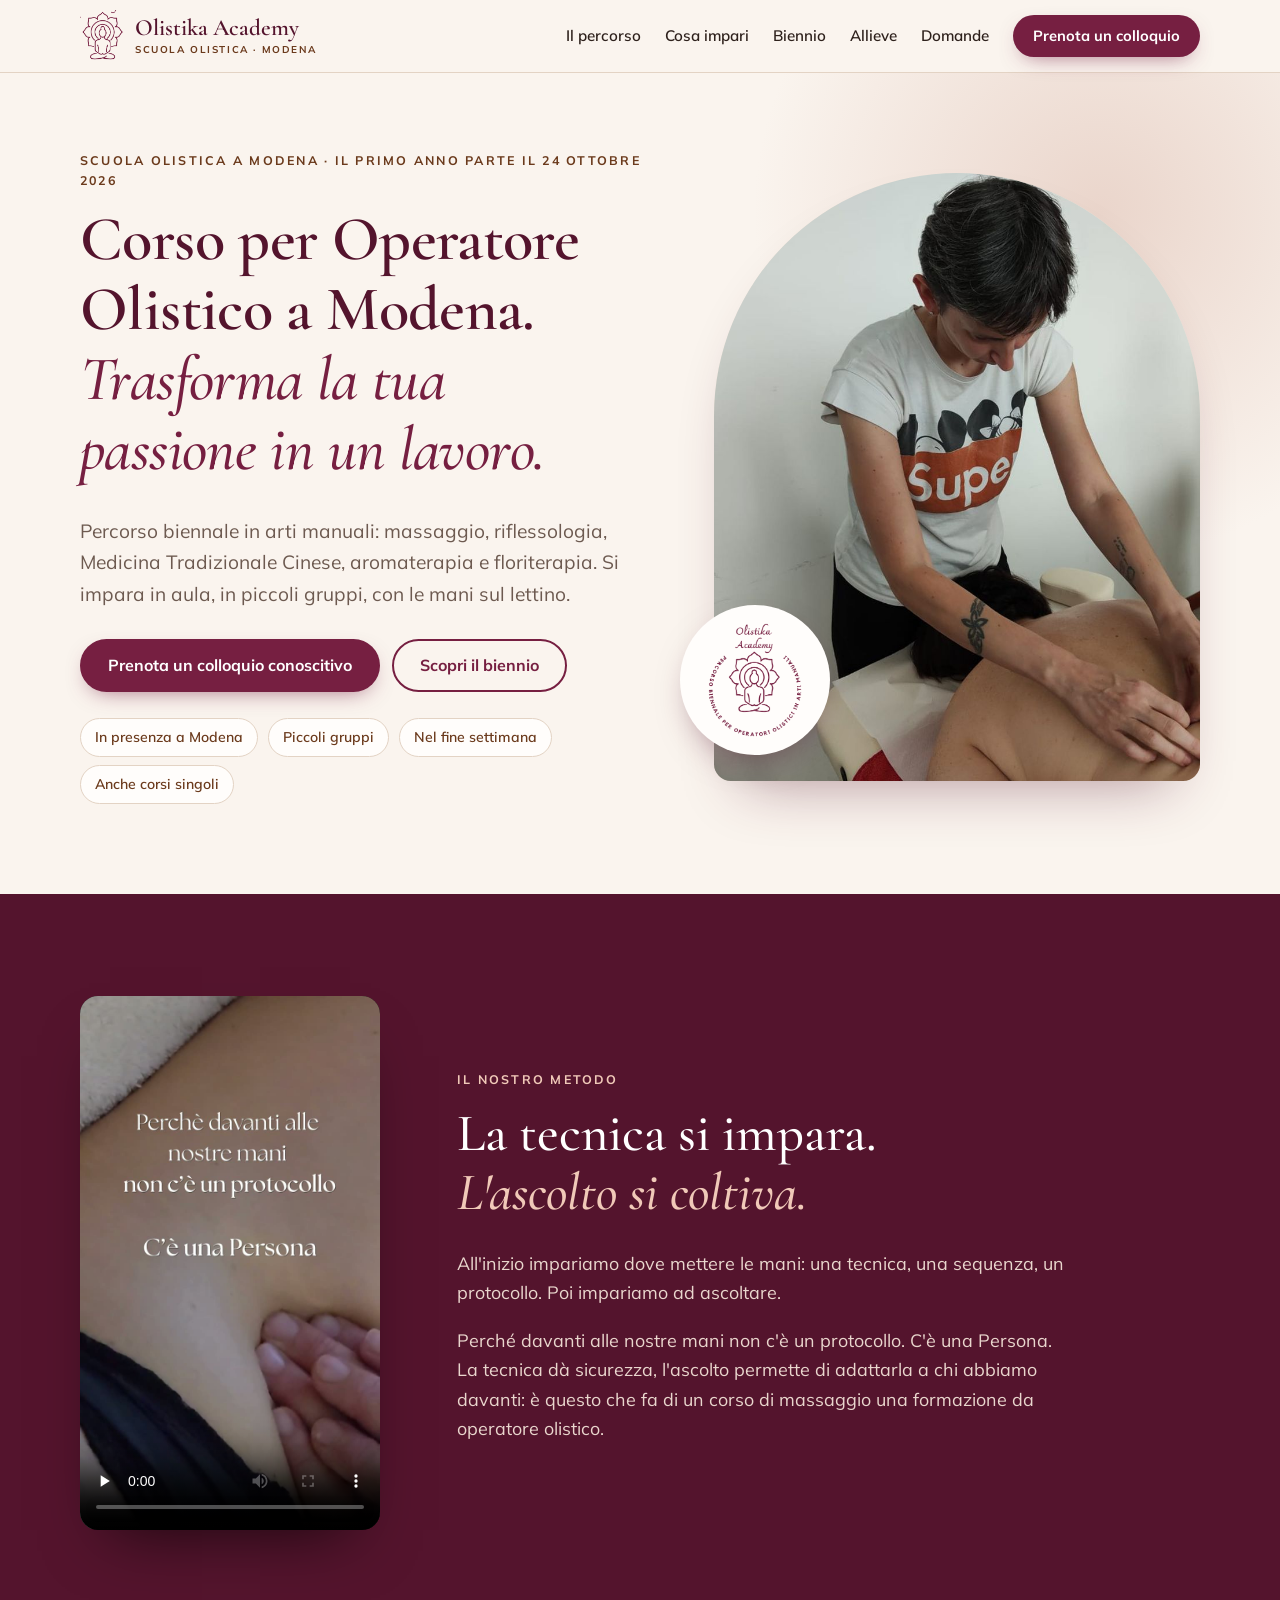
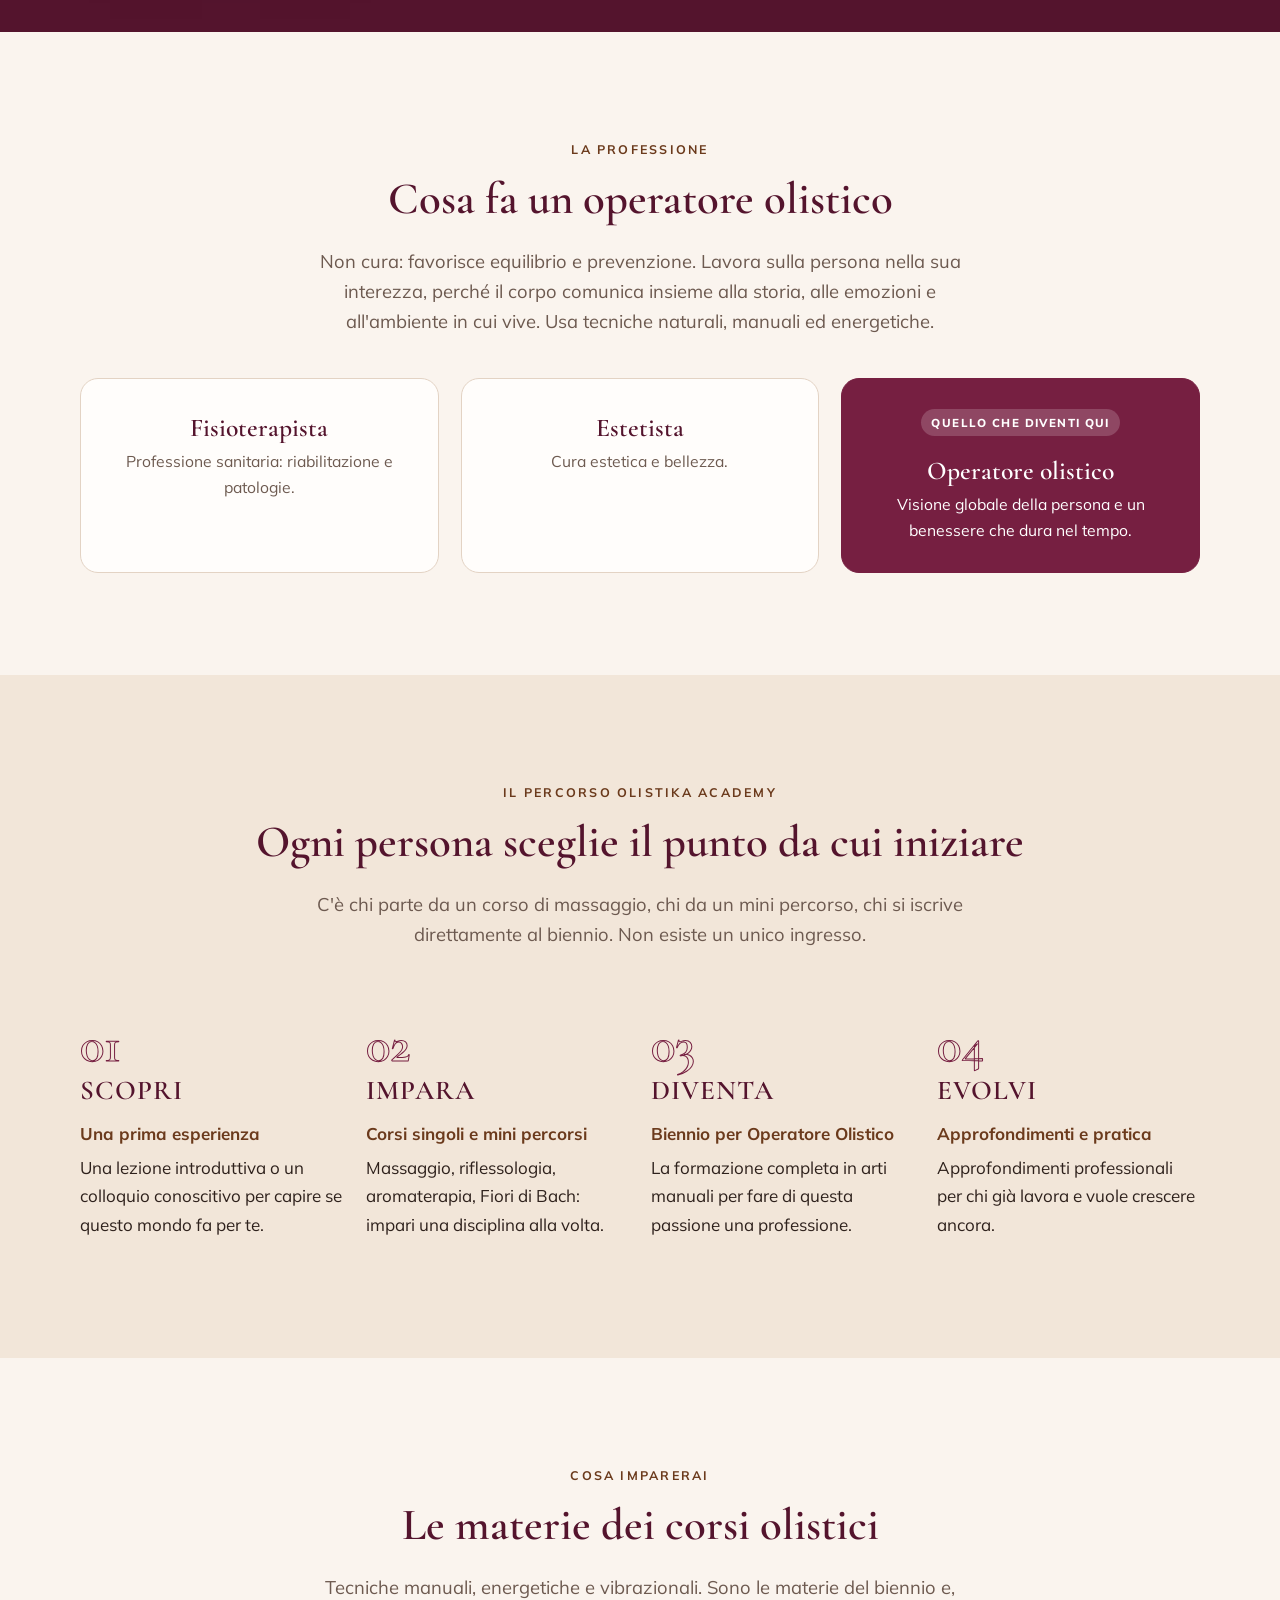
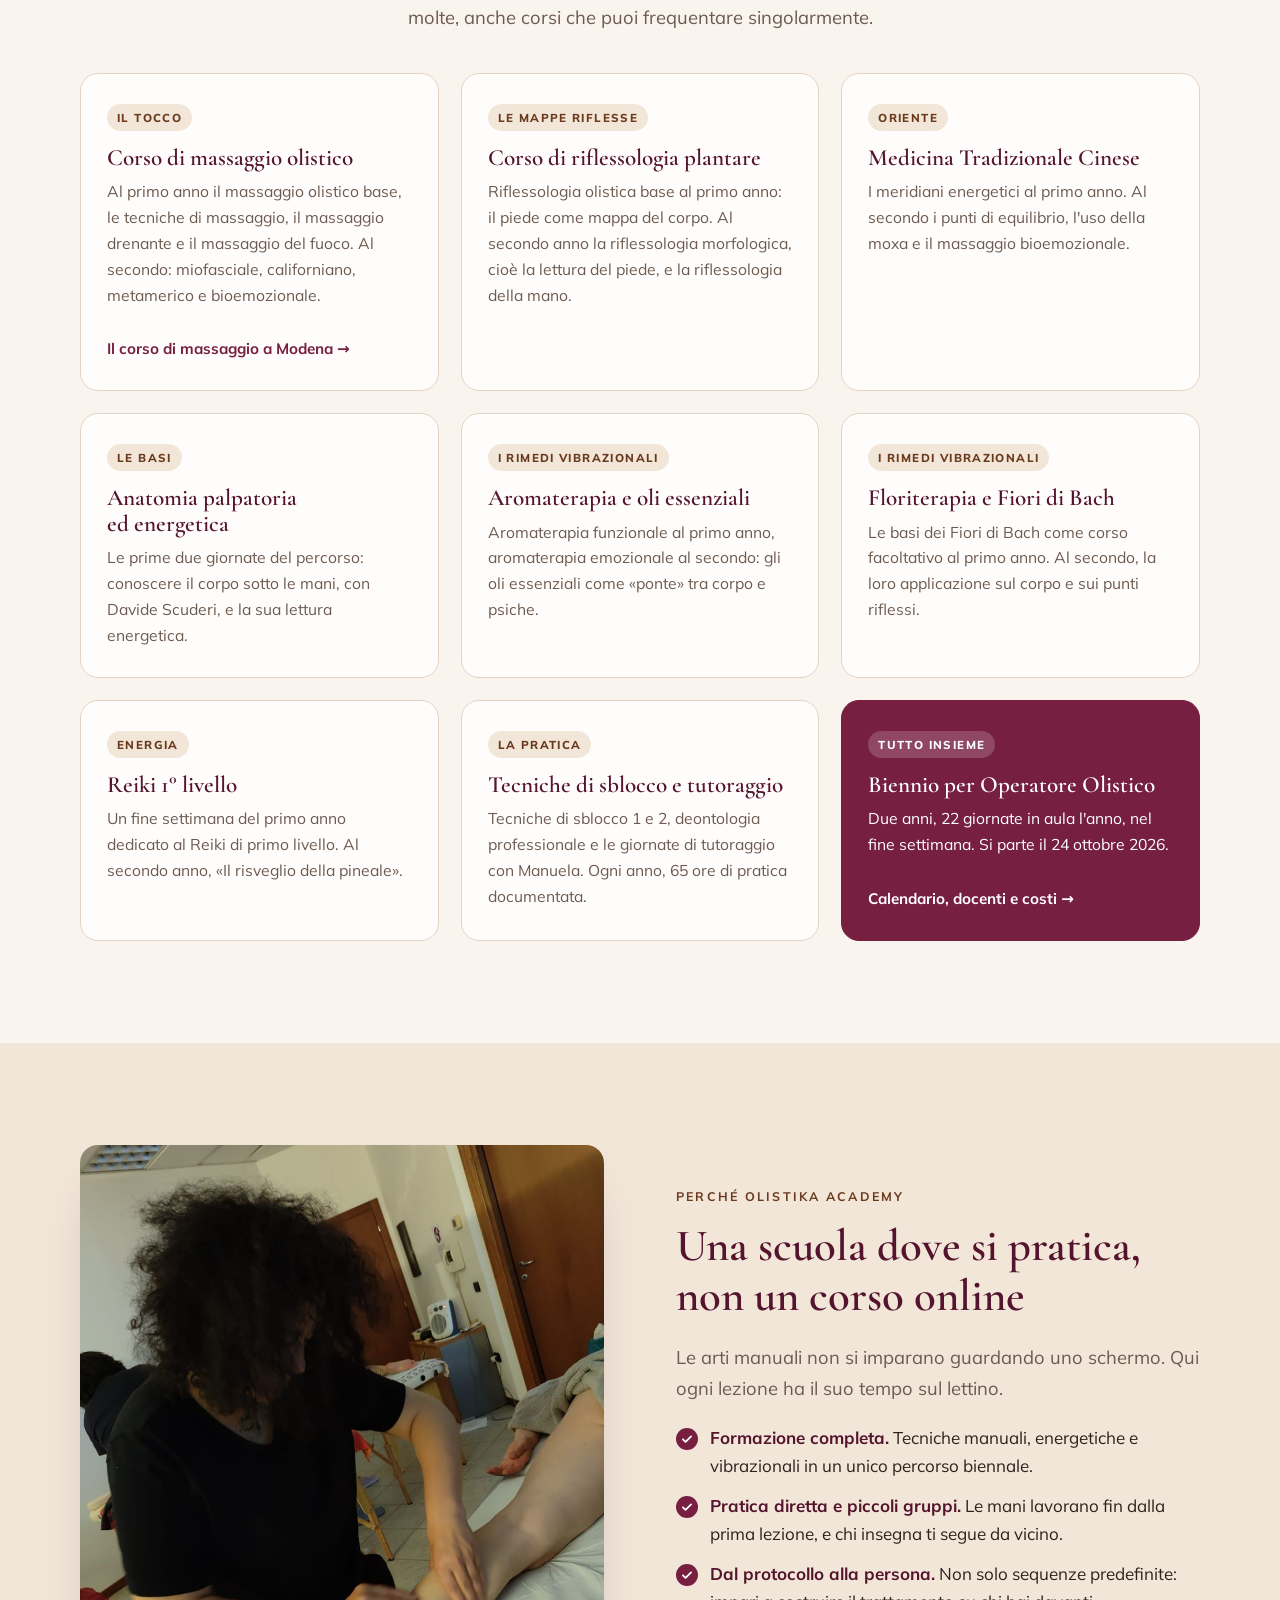
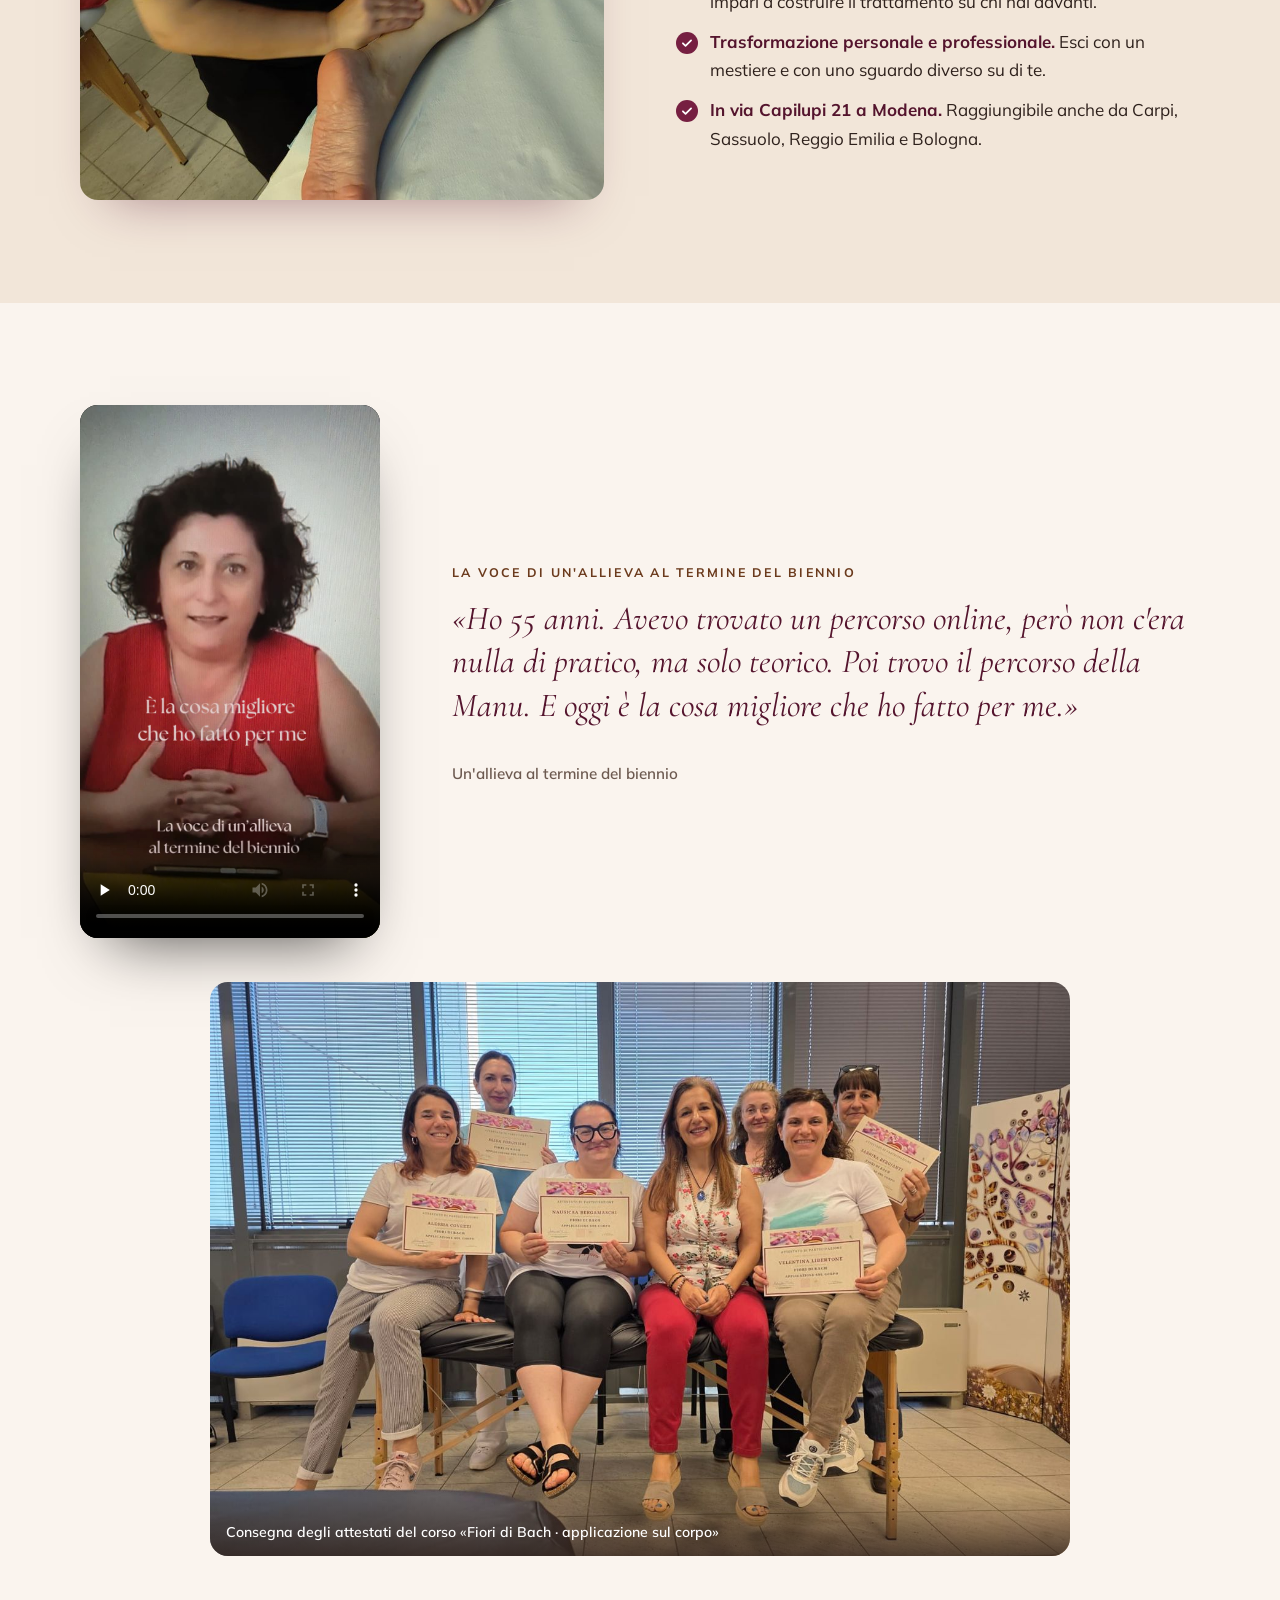
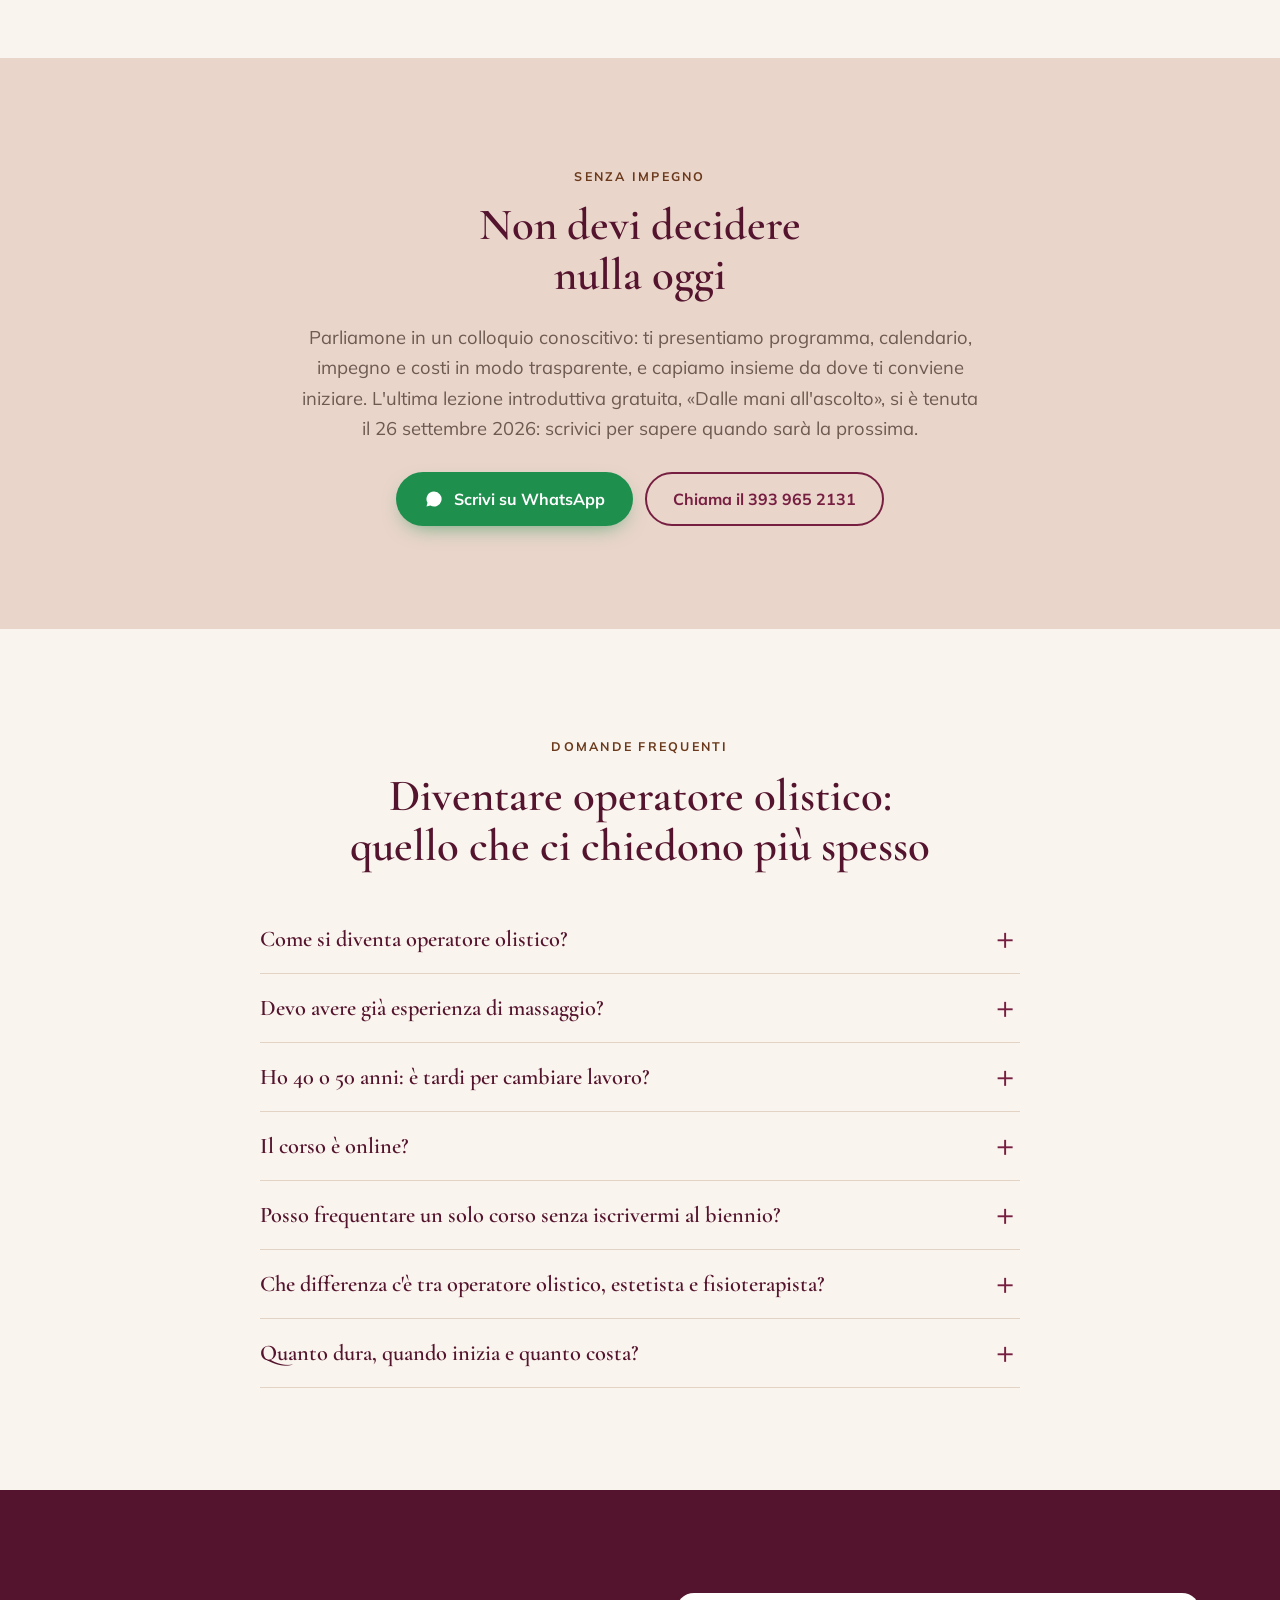
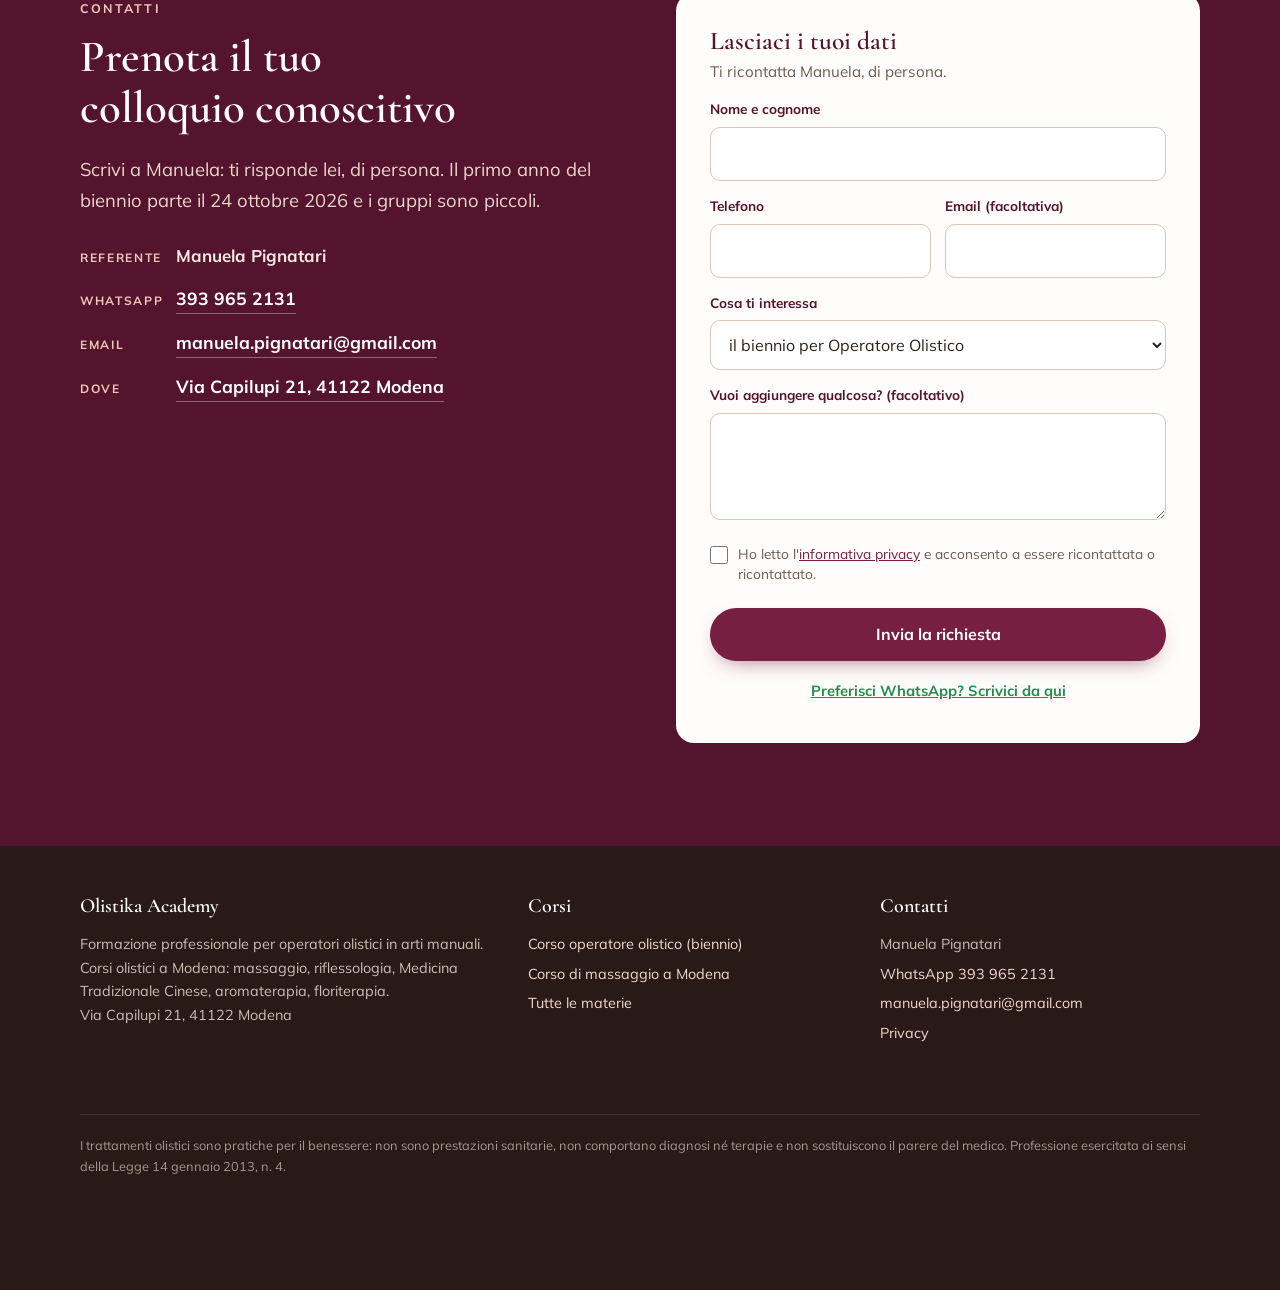
<file: index.html>
<!doctype html>
<html lang="it">
<head>
<meta charset="utf-8">
<meta name="viewport" content="width=device-width, initial-scale=1">
<title>Corso Operatore Olistico a Modena | Olistika Academy</title>
<meta name="description" content="Scuola olistica a Modena: percorso biennale per operatore olistico in arti manuali. Corsi di massaggio, riflessologia plantare, aromaterapia e Fiori di Bach. Il primo anno parte il 24 ottobre 2026.">
<meta property="og:type" content="website">
<meta property="og:locale" content="it_IT">
<meta property="og:title" content="Olistika Academy · Corso per Operatore Olistico a Modena">
<meta property="og:description" content="Trasforma la tua passione in un lavoro. Percorso biennale in arti manuali: massaggio, riflessologia, Medicina Tradizionale Cinese, aromaterapia, floriterapia.">
<meta property="og:image" content="img/og.jpg">
<link rel="icon" href="img/favicon.png">
<link rel="preload" href="fonts/CormorantGaramond-normal.woff2" as="font" type="font/woff2" crossorigin>
<link rel="stylesheet" href="css/style.css">
<script type="application/ld+json">
{
  "@context": "https://schema.org",
  "@type": "EducationalOrganization",
  "name": "Olistika Academy",
  "description": "Scuola olistica a Modena. Percorso biennale per operatori olistici in arti manuali, corsi singoli e mini percorsi di massaggio, riflessologia, aromaterapia e floriterapia.",
  "telephone": "+39 393 965 2131",
  "email": "manuela.pignatari@gmail.com",
  "address": { "@type": "PostalAddress", "streetAddress": "Via Capilupi 21", "postalCode": "41122", "addressLocality": "Modena", "addressRegion": "MO", "addressCountry": "IT" },
  "areaServed": ["Modena", "Reggio Emilia", "Bologna", "Carpi", "Sassuolo"],
  "founder": { "@type": "Person", "name": "Manuela Pignatari" }
}
</script>
<script type="application/ld+json">
{
  "@context": "https://schema.org",
  "@type": "FAQPage",
  "mainEntity": [
    { "@type": "Question", "name": "Come si diventa operatore olistico?",
      "acceptedAnswer": { "@type": "Answer", "text": "In Italia l'operatore olistico è una professione libera, disciplinata dalla Legge 4/2013: non esistono una laurea o un albo. Ci si forma in una scuola con un percorso strutturato di teoria e pratica. In Olistika Academy il percorso dura due anni e si svolge in aula a Modena." } },
    { "@type": "Question", "name": "Il corso per operatore olistico è online?",
      "acceptedAnswer": { "@type": "Answer", "text": "No. Le arti manuali si imparano con le mani: le lezioni si tengono in presenza a Modena, in piccoli gruppi, con pratica sul lettino." } },
    { "@type": "Question", "name": "Posso frequentare un solo corso senza iscrivermi al biennio?",
      "acceptedAnswer": { "@type": "Answer", "text": "Sì. Oltre al biennio per Operatore Olistico ci sono corsi singoli, mini percorsi e approfondimenti professionali." } }
  ]
}
</script>
</head>
<body>
<a class="skip" href="#contenuto">Vai al contenuto</a>

<header class="site-header">
  <div class="wrap">
    <a class="brand" href="index.html" aria-label="Olistika Academy, pagina iniziale">
      <img src="img/logo-mark.png" alt="" width="45" height="52">
      <span>Olistika Academy<small>Scuola olistica · Modena</small></span>
    </a>
    <button class="nav-toggle" aria-label="Apri il menu" aria-expanded="false">
      <svg viewBox="0 0 24 24" fill="none" stroke="currentColor" stroke-width="2" stroke-linecap="round"><path d="M4 7h16M4 12h16M4 17h16"/></svg>
    </button>
    <nav class="nav" aria-label="Menu principale">
      <a href="#percorso">Il percorso</a>
      <a href="#materie">Cosa impari</a>
      <a href="biennio-operatore-olistico.html">Biennio</a>
      <a href="#testimonianze">Allieve</a>
      <a href="#domande">Domande</a>
      <a class="btn btn-primary" href="#contatti">Prenota un colloquio</a>
    </nav>
  </div>
</header>

<main id="contenuto">

<section class="hero">
  <div class="wrap">
    <div>
      <span class="eyebrow">Scuola olistica a Modena · Il primo anno parte il 24 ottobre 2026</span>
      <h1>Corso per Operatore Olistico a Modena. <em>Trasforma la tua passione in un lavoro.</em></h1>
      <p class="hero-sub">Percorso biennale in arti manuali: massaggio, riflessologia, Medicina Tradizionale Cinese, aromaterapia e floriterapia. Si impara in aula, in piccoli gruppi, con le mani sul lettino.</p>
      <div class="btn-row">
        <a class="btn btn-primary" href="#contatti">Prenota un colloquio conoscitivo</a>
        <a class="btn btn-ghost" href="biennio-operatore-olistico.html">Scopri il biennio</a>
      </div>
      <ul class="chips">
        <li>In presenza a Modena</li>
        <li>Piccoli gruppi</li>
        <li>Nel fine settimana</li>
        <li>Anche corsi singoli</li>
      </ul>
    </div>
    <div class="hero-media">
      <div class="arch">
        <img src="img/lezione-massaggio-olistico.jpg" alt="Un'allieva pratica il massaggio sulla schiena durante una lezione in aula di Olistika Academy a Modena" width="1400" height="1050" fetchpriority="high">
      </div>
      <div class="seal"><img src="img/logo.png" alt="Olistika Academy: percorso biennale per operatori olistici in arti manuali" width="136" height="136"></div>
    </div>
  </div>
</section>

<section class="manifesto">
  <div class="wrap">
    <div class="reel">
      <video controls playsinline preload="none" poster="img/poster-manifesto.jpg" aria-label="Video: dalla tecnica all'ascolto">
        <source src="video/dalla-tecnica-all-ascolto.mp4" type="video/mp4">
      </video>
    </div>
    <div>
      <span class="eyebrow">Il nostro metodo</span>
      <h2>La tecnica si impara.<br><em>L'ascolto si coltiva.</em></h2>
      <p>All'inizio impariamo dove mettere le mani: una tecnica, una sequenza, un protocollo. Poi impariamo ad ascoltare.</p>
      <p>Perché davanti alle nostre mani non c'è un protocollo. C'è una Persona. La tecnica dà sicurezza, l'ascolto permette di adattarla a chi abbiamo davanti: è questo che fa di un corso di massaggio una formazione da operatore olistico.</p>
    </div>
  </div>
</section>

<section id="operatore-olistico">
  <div class="wrap center">
    <span class="eyebrow">La professione</span>
    <h2>Cosa fa un operatore olistico</h2>
    <p class="lead">Non cura: favorisce equilibrio e prevenzione. Lavora sulla persona nella sua interezza, perché il corpo comunica insieme alla storia, alle emozioni e all'ambiente in cui vive. Usa tecniche naturali, manuali ed energetiche.</p>
    <div class="grid g3 compare">
      <div class="card">
        <span class="who">Fisioterapista</span>
        <p>Professione sanitaria: riabilitazione e patologie.</p>
      </div>
      <div class="card">
        <span class="who">Estetista</span>
        <p>Cura estetica e bellezza.</p>
      </div>
      <div class="card hl">
        <span class="tag">Quello che diventi qui</span>
        <span class="who" style="color:#fff">Operatore olistico</span>
        <p>Visione globale della persona e un benessere che dura nel tempo.</p>
      </div>
    </div>
  </div>
</section>

<section id="percorso" class="alt">
  <div class="wrap">
    <div class="center">
      <span class="eyebrow">Il percorso Olistika Academy</span>
      <h2>Ogni persona sceglie il punto da cui iniziare</h2>
      <p class="lead">C'è chi parte da un corso di massaggio, chi da un mini percorso, chi si iscrive direttamente al biennio. Non esiste un unico ingresso.</p>
    </div>
    <div class="grid g4 steps">
      <div class="step">
        <span class="num">01</span>
        <h3>Scopri</h3>
        <p class="sub">Una prima esperienza</p>
        <p>Una lezione introduttiva o un colloquio conoscitivo per capire se questo mondo fa per te.</p>
      </div>
      <div class="step">
        <span class="num">02</span>
        <h3>Impara</h3>
        <p class="sub">Corsi singoli e mini percorsi</p>
        <p>Massaggio, riflessologia, aromaterapia, Fiori di Bach: impari una disciplina alla volta.</p>
      </div>
      <div class="step">
        <span class="num">03</span>
        <h3>Diventa</h3>
        <p class="sub">Biennio per Operatore Olistico</p>
        <p>La formazione completa in arti manuali per fare di questa passione una professione.</p>
      </div>
      <div class="step">
        <span class="num">04</span>
        <h3>Evolvi</h3>
        <p class="sub">Approfondimenti e pratica</p>
        <p>Approfondimenti professionali per chi già lavora e vuole crescere ancora.</p>
      </div>
    </div>
  </div>
</section>

<section id="materie">
  <div class="wrap">
    <div class="center">
      <span class="eyebrow">Cosa imparerai</span>
      <h2>Le materie dei corsi olistici</h2>
      <p class="lead">Tecniche manuali, energetiche e vibrazionali. Sono le materie del biennio e, molte, anche corsi che puoi frequentare singolarmente.</p>
    </div>
    <div class="grid g3">
      <article class="card">
        <span class="tag">Il tocco</span>
        <h3>Corso di massaggio olistico</h3>
        <p>Al primo anno il massaggio olistico base, le tecniche di massaggio, il massaggio drenante e il massaggio del fuoco. Al secondo: miofasciale, californiano, metamerico e bioemozionale.</p>
        <a class="more" href="corso-massaggio-modena.html">Il corso di massaggio a Modena →</a>
      </article>
      <article class="card">
        <span class="tag">Le mappe riflesse</span>
        <h3>Corso di riflessologia plantare</h3>
        <p>Riflessologia olistica base al primo anno: il piede come mappa del corpo. Al secondo anno la riflessologia morfologica, cioè la lettura del piede, e la riflessologia della mano.</p>
      </article>
      <article class="card">
        <span class="tag">Oriente</span>
        <h3>Medicina Tradizionale Cinese</h3>
        <p>I meridiani energetici al primo anno. Al secondo i punti di equilibrio, l'uso della moxa e il massaggio bioemozionale.</p>
      </article>
      <article class="card">
        <span class="tag">Le basi</span>
        <h3>Anatomia palpatoria ed energetica</h3>
        <p>Le prime due giornate del percorso: conoscere il corpo sotto le mani, con Davide Scuderi, e la sua lettura energetica.</p>
      </article>
      <article class="card">
        <span class="tag">I rimedi vibrazionali</span>
        <h3>Aromaterapia e oli essenziali</h3>
        <p>Aromaterapia funzionale al primo anno, aromaterapia emozionale al secondo: gli oli essenziali come «ponte» tra corpo e psiche.</p>
      </article>
      <article class="card">
        <span class="tag">I rimedi vibrazionali</span>
        <h3>Floriterapia e Fiori di Bach</h3>
        <p>Le basi dei Fiori di Bach come corso facoltativo al primo anno. Al secondo, la loro applicazione sul corpo e sui punti riflessi.</p>
      </article>
      <article class="card">
        <span class="tag">Energia</span>
        <h3>Reiki 1° livello</h3>
        <p>Un fine settimana del primo anno dedicato al Reiki di primo livello. Al secondo anno, «Il risveglio della pineale».</p>
      </article>
      <article class="card">
        <span class="tag">La pratica</span>
        <h3>Tecniche di sblocco e tutoraggio</h3>
        <p>Tecniche di sblocco 1 e 2, deontologia professionale e le giornate di tutoraggio con Manuela. Ogni anno, 65 ore di pratica documentata.</p>
      </article>
      <article class="card hl">
        <span class="tag">Tutto insieme</span>
        <h3>Biennio per Operatore Olistico</h3>
        <p>Due anni, 22 giornate in aula l'anno, nel fine settimana. Si parte il 24 ottobre 2026.</p>
        <a class="more" style="color:#fff" href="biennio-operatore-olistico.html">Calendario, docenti e costi →</a>
      </article>
    </div>
  </div>
</section>

<section class="alt">
  <div class="wrap split">
    <div class="photo tall">
      <img src="img/pratica-massaggio-gambe.jpg" alt="Pratica di massaggio alle gambe sul lettino durante un corso di Olistika Academy" width="1000" height="1333" loading="lazy">
    </div>
    <div>
      <span class="eyebrow">Perché Olistika Academy</span>
      <h2>Una scuola dove si pratica, non un corso online</h2>
      <p class="lead">Le arti manuali non si imparano guardando uno schermo. Qui ogni lezione ha il suo tempo sul lettino.</p>
      <ul class="checks">
        <li><strong>Formazione completa.</strong> Tecniche manuali, energetiche e vibrazionali in un unico percorso biennale.</li>
        <li><strong>Pratica diretta e piccoli gruppi.</strong> Le mani lavorano fin dalla prima lezione, e chi insegna ti segue da vicino.</li>
        <li><strong>Dal protocollo alla persona.</strong> Non solo sequenze predefinite: impari a costruire il trattamento su chi hai davanti.</li>
        <li><strong>Trasformazione personale e professionale.</strong> Esci con un mestiere e con uno sguardo diverso su di te.</li>
        <li><strong>In via Capilupi 21 a Modena.</strong> Raggiungibile anche da Carpi, Sassuolo, Reggio Emilia e Bologna.</li>
      </ul>
    </div>
  </div>
</section>

<section id="testimonianze">
  <div class="wrap">
    <div class="testi">
      <div class="reel">
        <video controls playsinline preload="none" poster="img/poster-testimonianza.jpg" aria-label="Video: la voce di un'allieva al termine del biennio">
          <source src="video/testimonianza-allieva-biennio.mp4" type="video/mp4">
        </video>
      </div>
      <div>
        <span class="eyebrow">La voce di un'allieva al termine del biennio</span>
        <blockquote>
          <p>«Ho 55 anni. Avevo trovato un percorso online, però non c'era nulla di pratico, ma solo teorico. Poi trovo il percorso della Manu. E oggi è la cosa migliore che ho fatto per me.»</p>
          <footer>Un'allieva al termine del biennio</footer>
        </blockquote>
      </div>
    </div>
    <div class="gallery">
      <figure>
        <img src="img/allieve-attestati-fiori-di-bach.jpg" alt="Allieve di Olistika Academy con l'attestato del corso Fiori di Bach, applicazione sul corpo" width="1400" height="1050" loading="lazy">
        <figcaption>Consegna degli attestati del corso «Fiori di Bach · applicazione sul corpo»</figcaption>
      </figure>
    </div>
  </div>
</section>

<section class="cta-band">
  <div class="wrap">
    <span class="eyebrow">Senza impegno</span>
    <h2>Non devi decidere nulla oggi</h2>
    <p class="lead" style="margin-inline:auto">Parliamone in un colloquio conoscitivo: ti presentiamo programma, calendario, impegno e costi in modo trasparente, e capiamo insieme da dove ti conviene iniziare. L'ultima lezione introduttiva gratuita, «Dalle mani all'ascolto», si è tenuta il 26 settembre 2026: scrivici per sapere quando sarà la prossima.</p>
    <div class="btn-row" style="justify-content:center">
      <a class="btn btn-wa" data-track="contatto_whatsapp" href="https://wa.me/393939652131?text=Ciao%20Manuela%2C%20vorrei%20fissare%20un%20colloquio%20conoscitivo%20per%20il%20percorso%20Operatore%20Olistico." target="_blank" rel="noopener">
        <svg viewBox="0 0 24 24" fill="currentColor" aria-hidden="true"><path d="M12 3a9 9 0 0 0-7.8 13.5L3 21l4.6-1.2A9 9 0 1 0 12 3z"/></svg>
        Scrivi su WhatsApp
      </a>
      <a class="btn btn-ghost" data-track="contatto_telefono" href="tel:+393939652131">Chiama il 393 965 2131</a>
    </div>
  </div>
</section>

<section id="domande">
  <div class="narrow center">
    <span class="eyebrow">Domande frequenti</span>
    <h2>Diventare operatore olistico: quello che ci chiedono più spesso</h2>
    <div class="faq">
      <details>
        <summary>Come si diventa operatore olistico?</summary>
        <div><p>In Italia l'operatore olistico è una professione libera, disciplinata dalla Legge 4/2013: non esistono una laurea o un albo. Ci si forma in una scuola, con un percorso strutturato di teoria e pratica. In Olistika Academy il percorso dura due anni e si svolge in aula, a Modena.</p></div>
      </details>
      <details>
        <summary>Devo avere già esperienza di massaggio?</summary>
        <div><p>No. All'inizio impariamo dove mettere le mani: una tecnica, una sequenza, un protocollo. Nel colloquio conoscitivo vediamo insieme qual è il punto giusto da cui partire per te.</p></div>
      </details>
      <details>
        <summary>Ho 40 o 50 anni: è tardi per cambiare lavoro?</summary>
        <div><p>No. Una nostra allieva ha concluso il biennio a 55 anni e lo racconta così: «è la cosa migliore che ho fatto per me». Trovi il suo video in questa pagina.</p></div>
      </details>
      <details>
        <summary>Il corso è online?</summary>
        <div><p>No. Le arti manuali si imparano con le mani: le lezioni sono in presenza, in via Capilupi 21 a Modena, in piccoli gruppi, con pratica sul lettino.</p></div>
      </details>
      <details>
        <summary>Posso frequentare un solo corso senza iscrivermi al biennio?</summary>
        <div><p>Sì. Oltre al biennio per Operatore Olistico ci sono corsi singoli, mini percorsi e approfondimenti professionali. Qualcuno sceglie un corso, qualcuno un mini percorso, qualcuno il biennio.</p></div>
      </details>
      <details>
        <summary>Che differenza c'è tra operatore olistico, estetista e fisioterapista?</summary>
        <div><p>Il fisioterapista è un professionista sanitario e si occupa di riabilitazione e patologie. L'estetista si occupa di cura estetica e bellezza. L'operatore olistico non cura e non fa diagnosi: lavora sul benessere della persona nella sua interezza, con tecniche naturali, manuali ed energetiche.</p></div>
      </details>
      <details>
        <summary>Quanto dura, quando inizia e quanto costa?</summary>
        <div><p>Il biennio per Operatore Olistico dura due anni: 22 giornate in aula l'anno, nel fine settimana. Il primo anno parte sabato 24 ottobre 2026. Costa 2.800 € + IVA l'anno, di solito 300 € + IVA all'iscrizione e 10 rate mensili da 250 € + IVA. <a href="biennio-operatore-olistico.html">Vedi calendario e programma</a>.</p></div>
      </details>
    </div>
  </div>
</section>

<section id="contatti" class="contact">
  <div class="wrap split">
    <div>
      <span class="eyebrow">Contatti</span>
      <h2>Prenota il tuo colloquio conoscitivo</h2>
      <p class="lead">Scrivi a Manuela: ti risponde lei, di persona. Il primo anno del biennio parte il 24 ottobre 2026 e i gruppi sono piccoli.</p>
      <ul class="contact-list">
        <li><span>Referente</span> <strong>Manuela Pignatari</strong></li>
        <li><span>WhatsApp</span> <a data-track="contatto_whatsapp" href="https://wa.me/393939652131?text=Ciao%20Manuela%2C%20vorrei%20informazioni%20sui%20corsi%20di%20Olistika%20Academy." target="_blank" rel="noopener">393 965 2131</a></li>
        <li><span>Email</span> <a data-track="contatto_email" href="mailto:manuela.pignatari@gmail.com?subject=Informazioni%20Olistika%20Academy">manuela.pignatari@gmail.com</a></li>
        <li><span>Dove</span> <a href="https://www.google.com/maps/search/?api=1&amp;query=Via+Capilupi+21+41122+Modena" target="_blank" rel="noopener">Via Capilupi 21, 41122 Modena</a></li>
      </ul>
    </div>
    <form class="form" id="modulo-contatto">
      <h3>Lasciaci i tuoi dati</h3>
      <p class="form-sub">Ti ricontatta Manuela, di persona.</p>
      <div class="campi">
        <label for="nome">Nome e cognome</label>
        <input id="nome" name="nome" type="text" autocomplete="name" required>
        <div class="row2">
          <div>
            <label for="telefono">Telefono</label>
            <input id="telefono" name="telefono" type="tel" autocomplete="tel" inputmode="tel" required>
          </div>
          <div>
            <label for="email">Email (facoltativa)</label>
            <input id="email" name="email" type="email" autocomplete="email">
          </div>
        </div>
        <label for="interesse">Cosa ti interessa</label>
        <select id="interesse" name="interesse">
        <option>il biennio per Operatore Olistico</option>
        <option>il corso di massaggio</option>
        <option>il corso di riflessologia plantare</option>
        <option>aromaterapia e Fiori di Bach</option>
        <option>la prossima lezione introduttiva gratuita</option>
        <option>non lo so ancora, vorrei un consiglio</option>
      </select>
        <label for="messaggio">Vuoi aggiungere qualcosa? (facoltativo)</label>
        <textarea id="messaggio" name="messaggio" rows="3"></textarea>
        <input class="hp" type="text" name="sito_web" tabindex="-1" autocomplete="off" aria-hidden="true">
        <label class="consenso"><input type="checkbox" name="consenso" required> <span>Ho letto l'<a href="privacy.html">informativa privacy</a> e acconsento a essere ricontattata o ricontattato.</span></label>
        <button class="btn btn-primary" type="submit">Invia la richiesta</button>
        <button class="btn-link via-wa" type="button">Preferisci WhatsApp? Scrivici da qui</button>
      </div>
      <p class="form-esito" role="status" hidden></p>
    </form>
  </div>
</section>

</main>

<footer class="site-footer">
  <div class="wrap">
    <div>
      <h4>Olistika Academy</h4>
      <p>Formazione professionale per operatori olistici in arti manuali. Corsi olistici a Modena: massaggio, riflessologia, Medicina Tradizionale Cinese, aromaterapia, floriterapia.<br>Via Capilupi 21, 41122 Modena</p>
    </div>
    <div>
      <h4>Corsi</h4>
      <ul>
        <li><a href="biennio-operatore-olistico.html">Corso operatore olistico (biennio)</a></li>
        <li><a href="corso-massaggio-modena.html">Corso di massaggio a Modena</a></li>
        <li><a href="index.html#materie">Tutte le materie</a></li>
      </ul>
    </div>
    <div>
      <h4>Contatti</h4>
      <ul>
        <li>Manuela Pignatari</li>
        <li><a href="https://wa.me/393939652131" data-track="contatto_whatsapp" target="_blank" rel="noopener">WhatsApp 393 965 2131</a></li>
        <li><a href="mailto:manuela.pignatari@gmail.com" data-track="contatto_email">manuela.pignatari@gmail.com</a></li>
        <li><a href="privacy.html">Privacy</a></li>
      </ul>
    </div>
    <p class="legal">I trattamenti olistici sono pratiche per il benessere: non sono prestazioni sanitarie, non comportano diagnosi né terapie e non sostituiscono il parere del medico. Professione esercitata ai sensi della Legge 14 gennaio 2013, n. 4.</p>
  </div>
</footer>

<div class="sticky-cta">
  <a class="btn btn-wa" data-track="contatto_whatsapp" href="https://wa.me/393939652131?text=Ciao%20Manuela%2C%20vorrei%20informazioni%20sui%20corsi%20di%20Olistika%20Academy." target="_blank" rel="noopener">WhatsApp</a>
  <a class="btn btn-primary" href="#contatti">Prenota un colloquio</a>
</div>

<script src="js/main.js" defer></script>
</body>
</html>
</file>
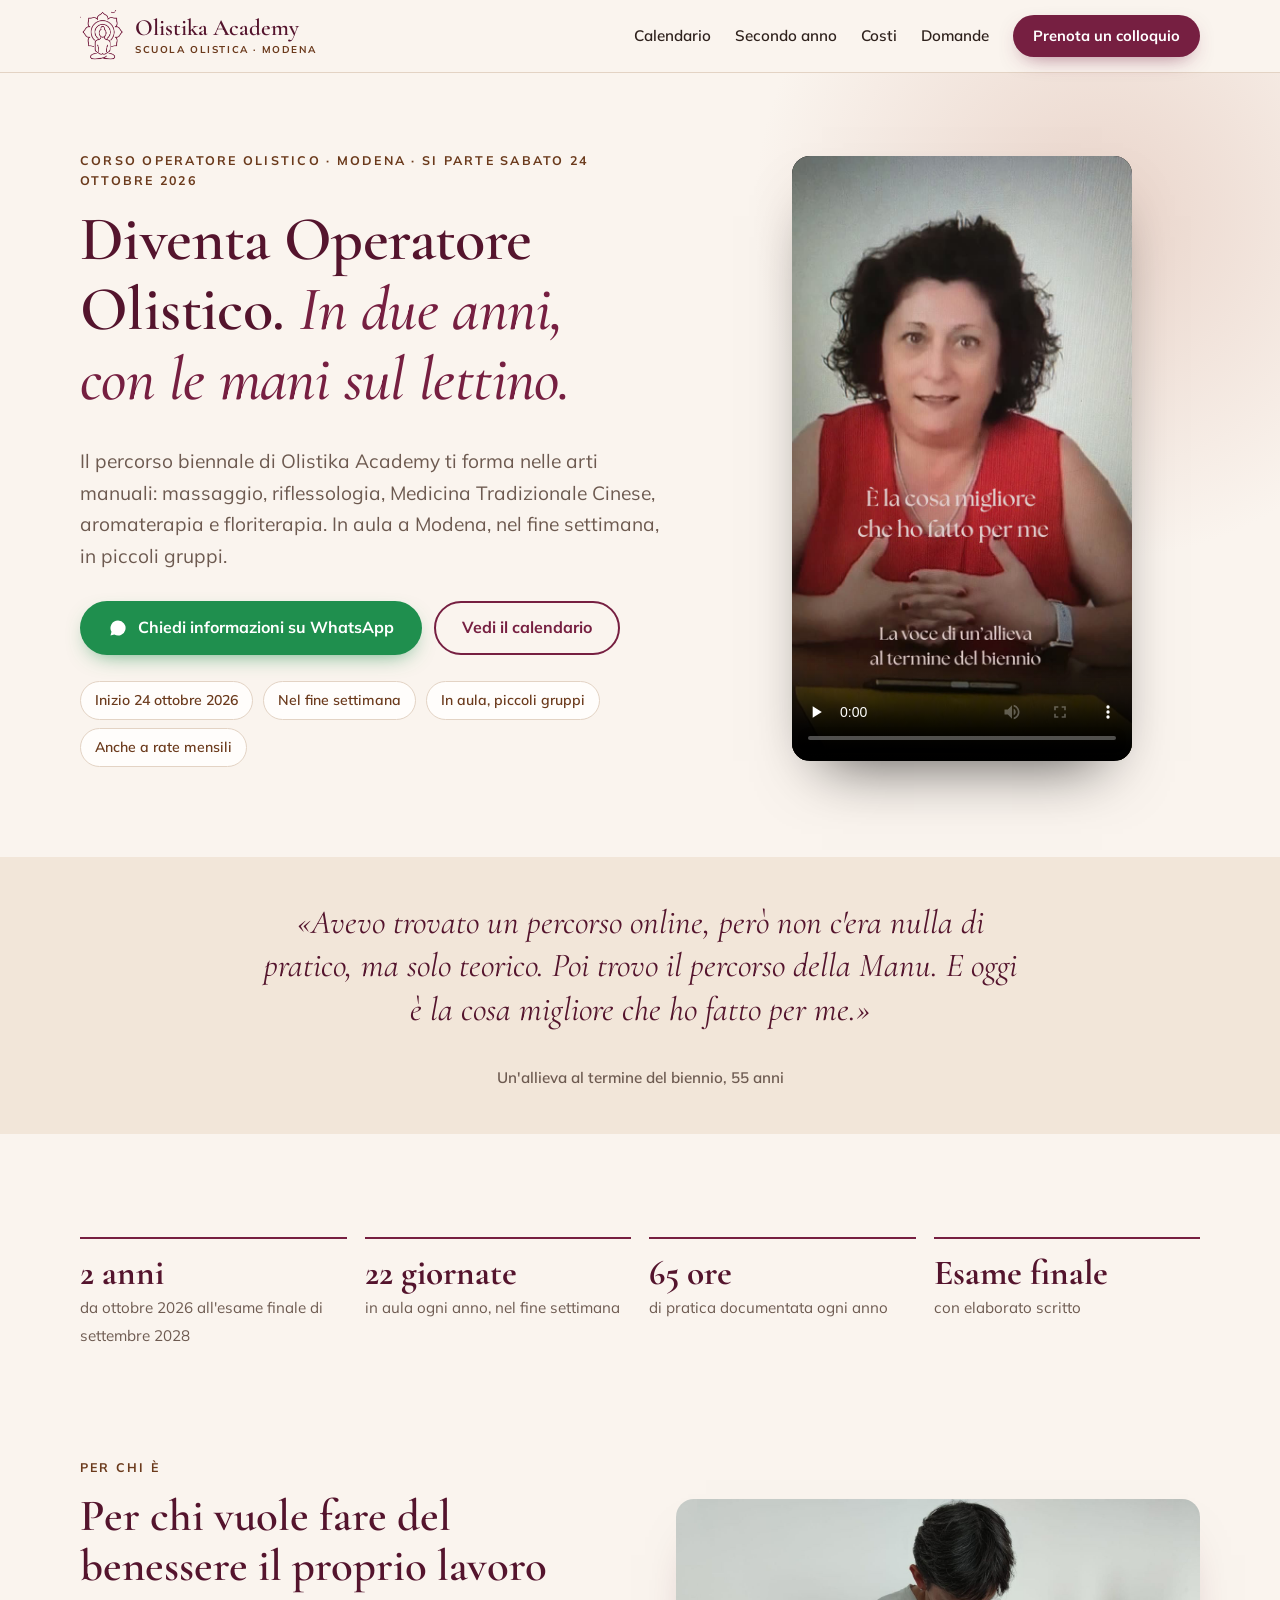
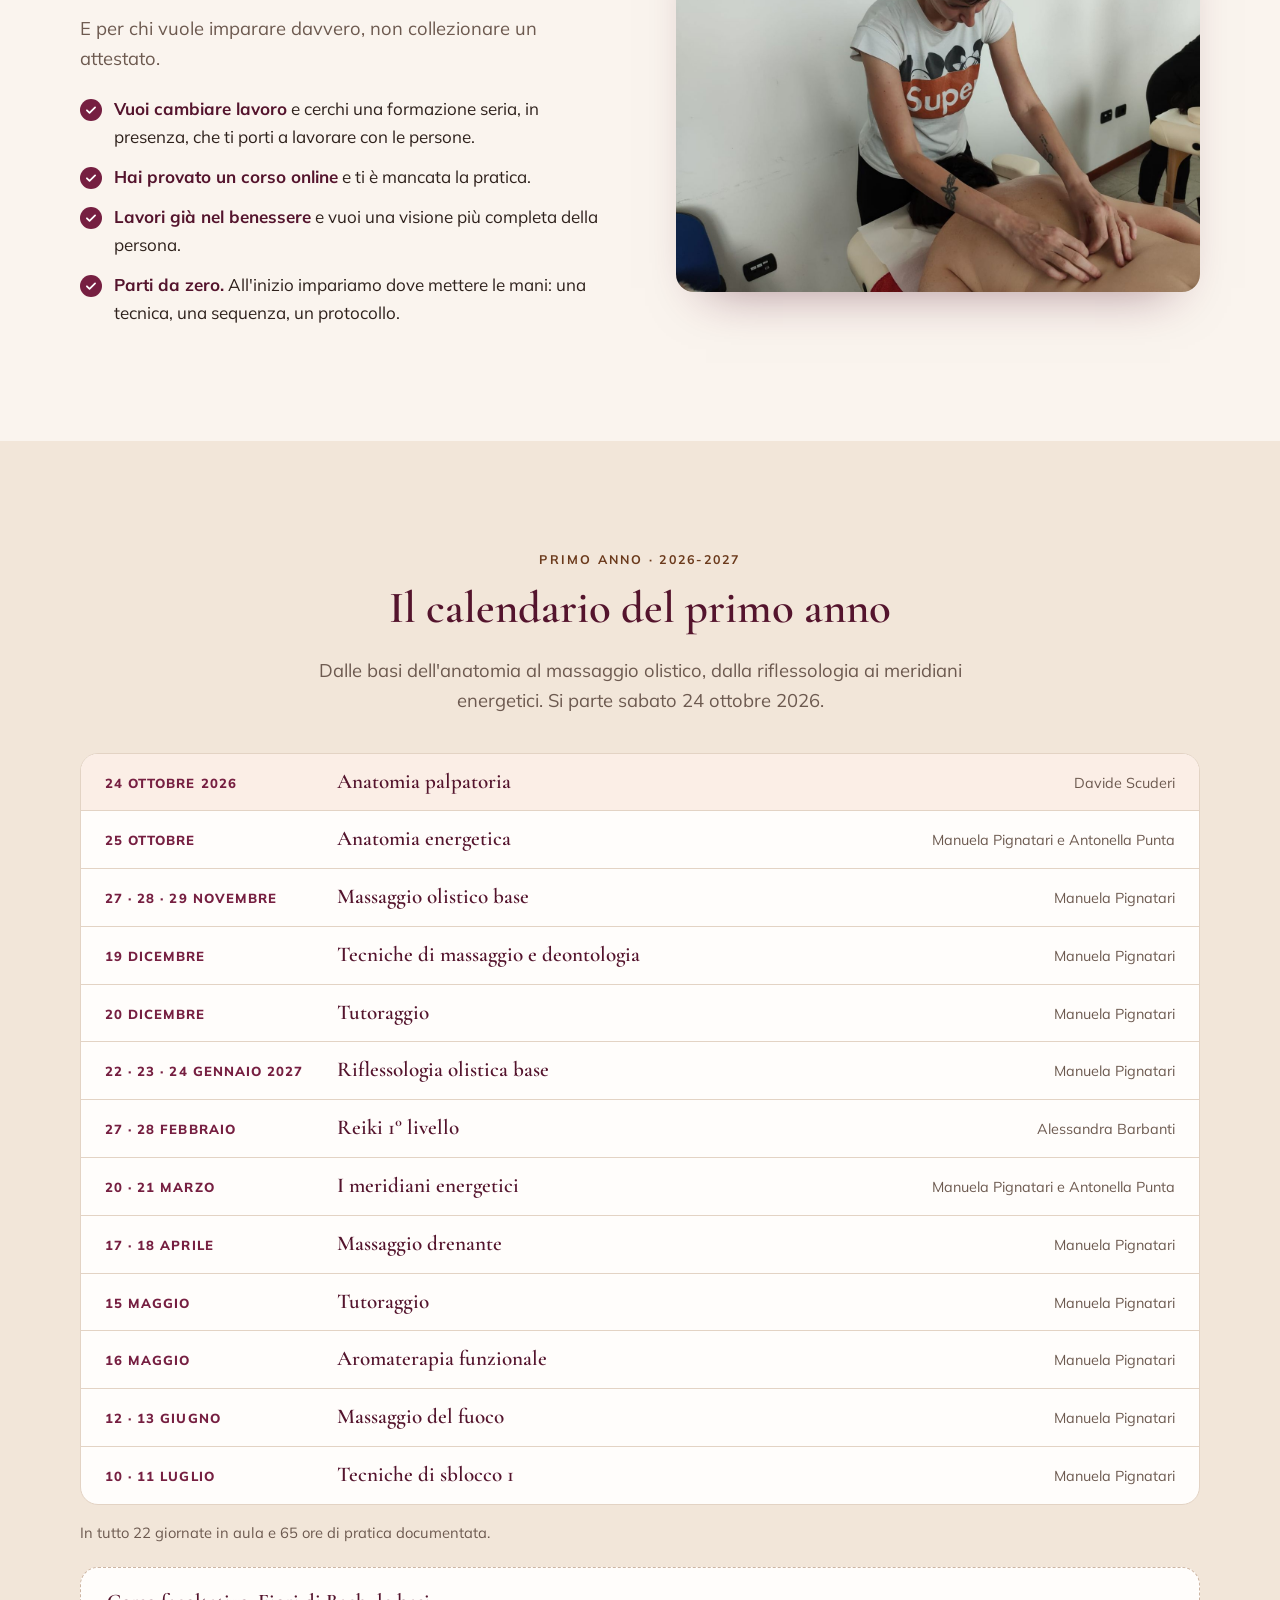
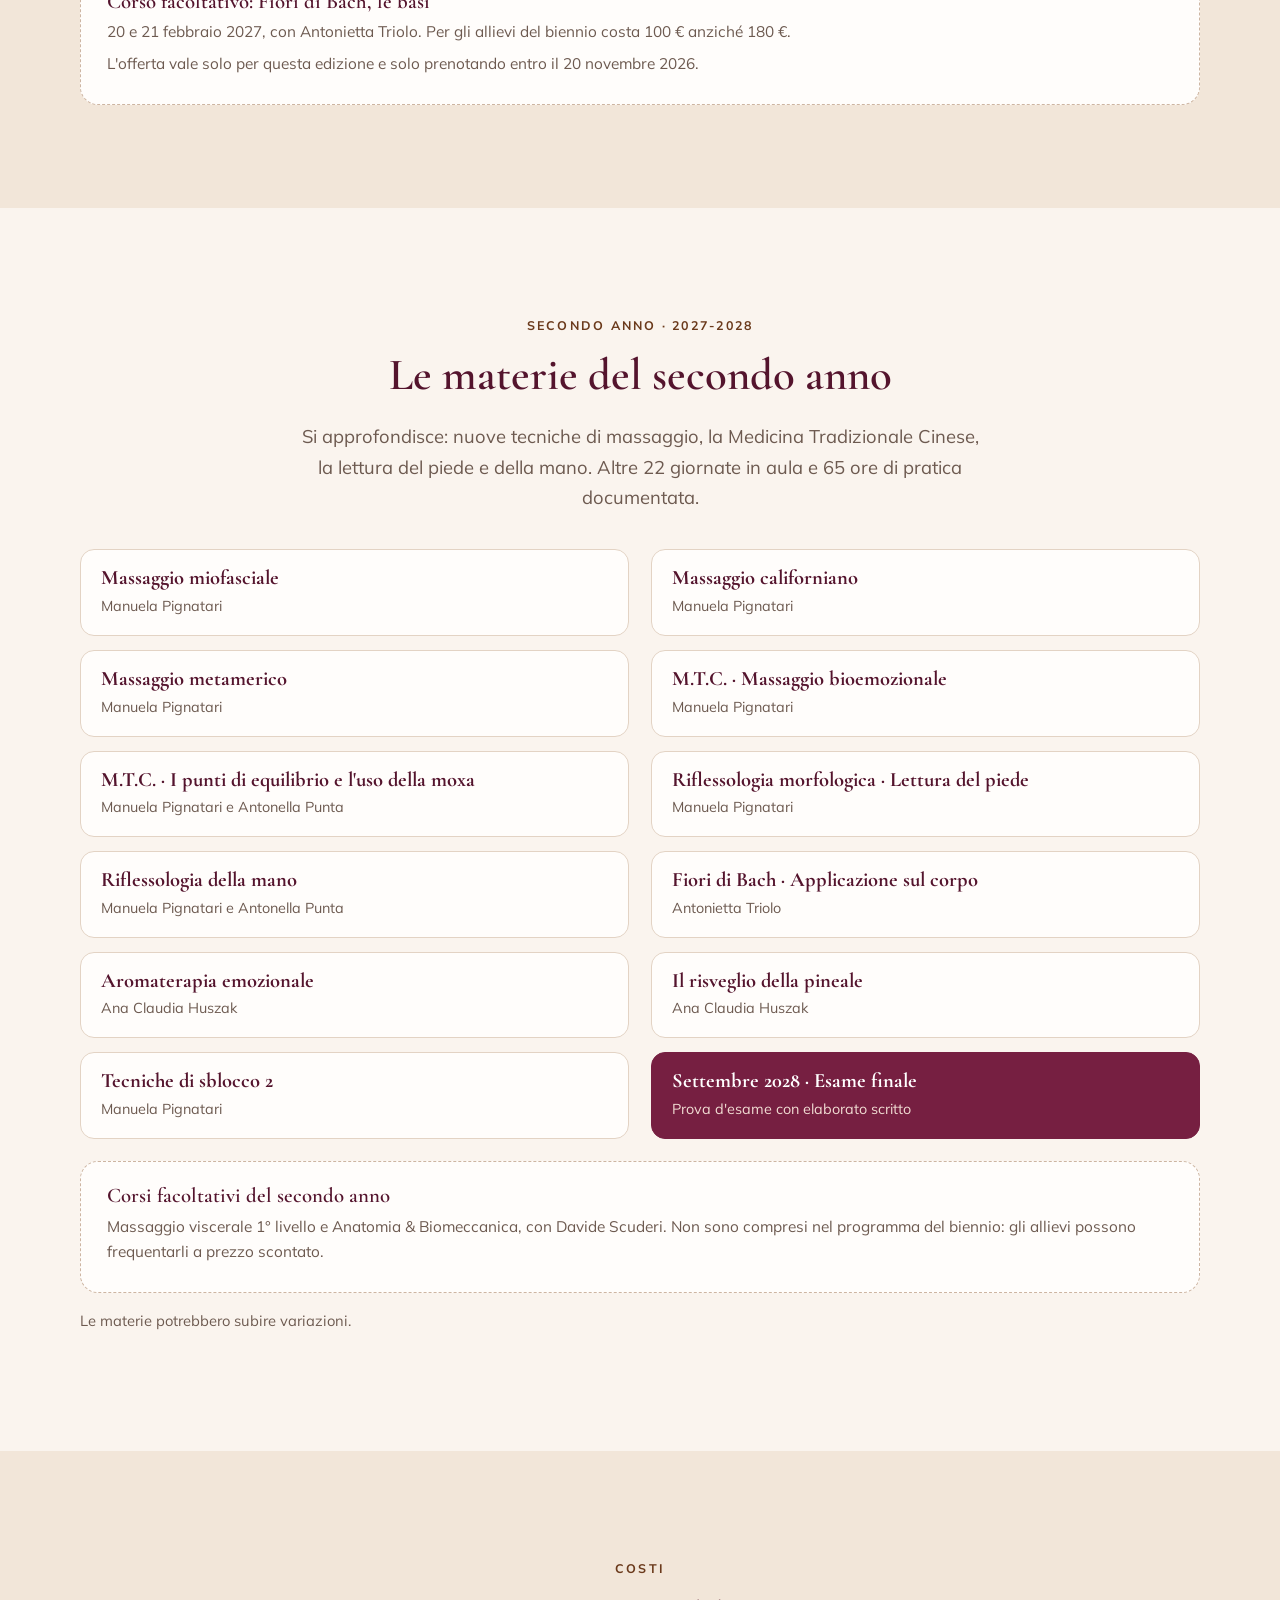
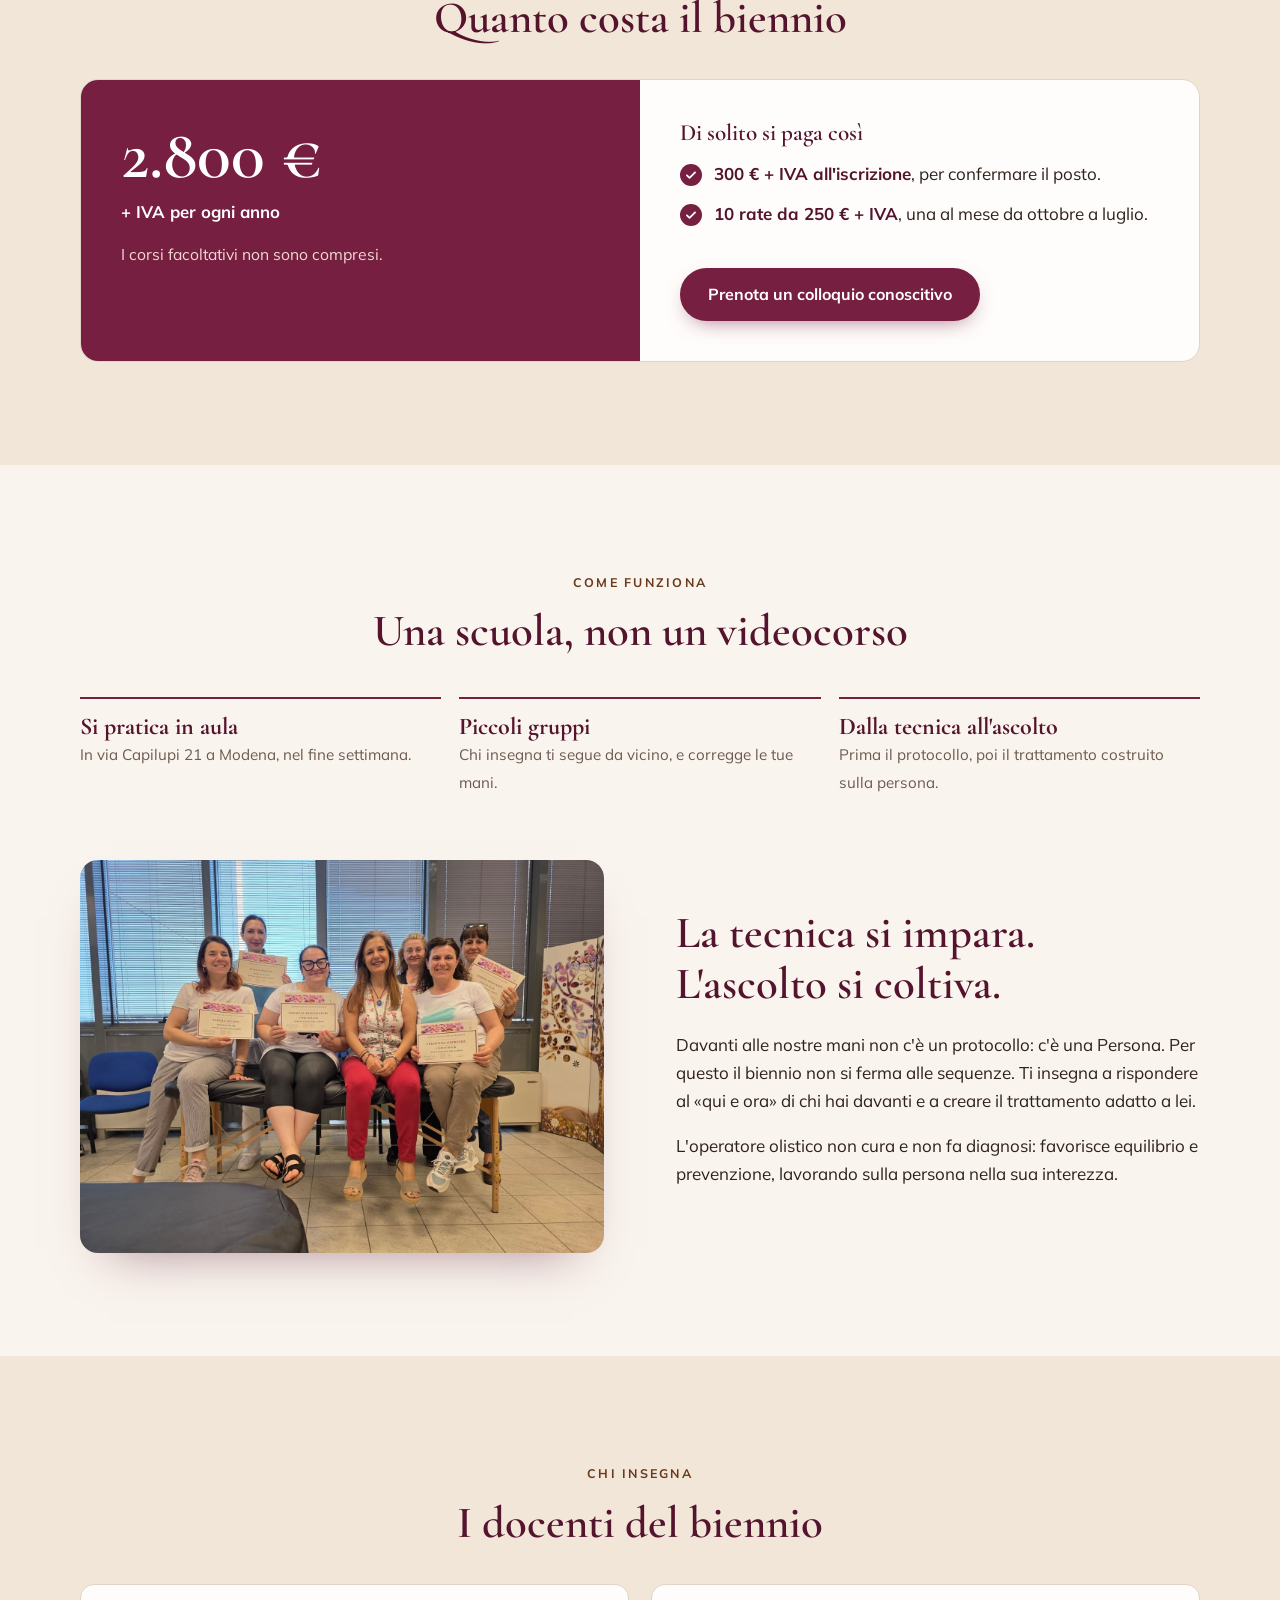
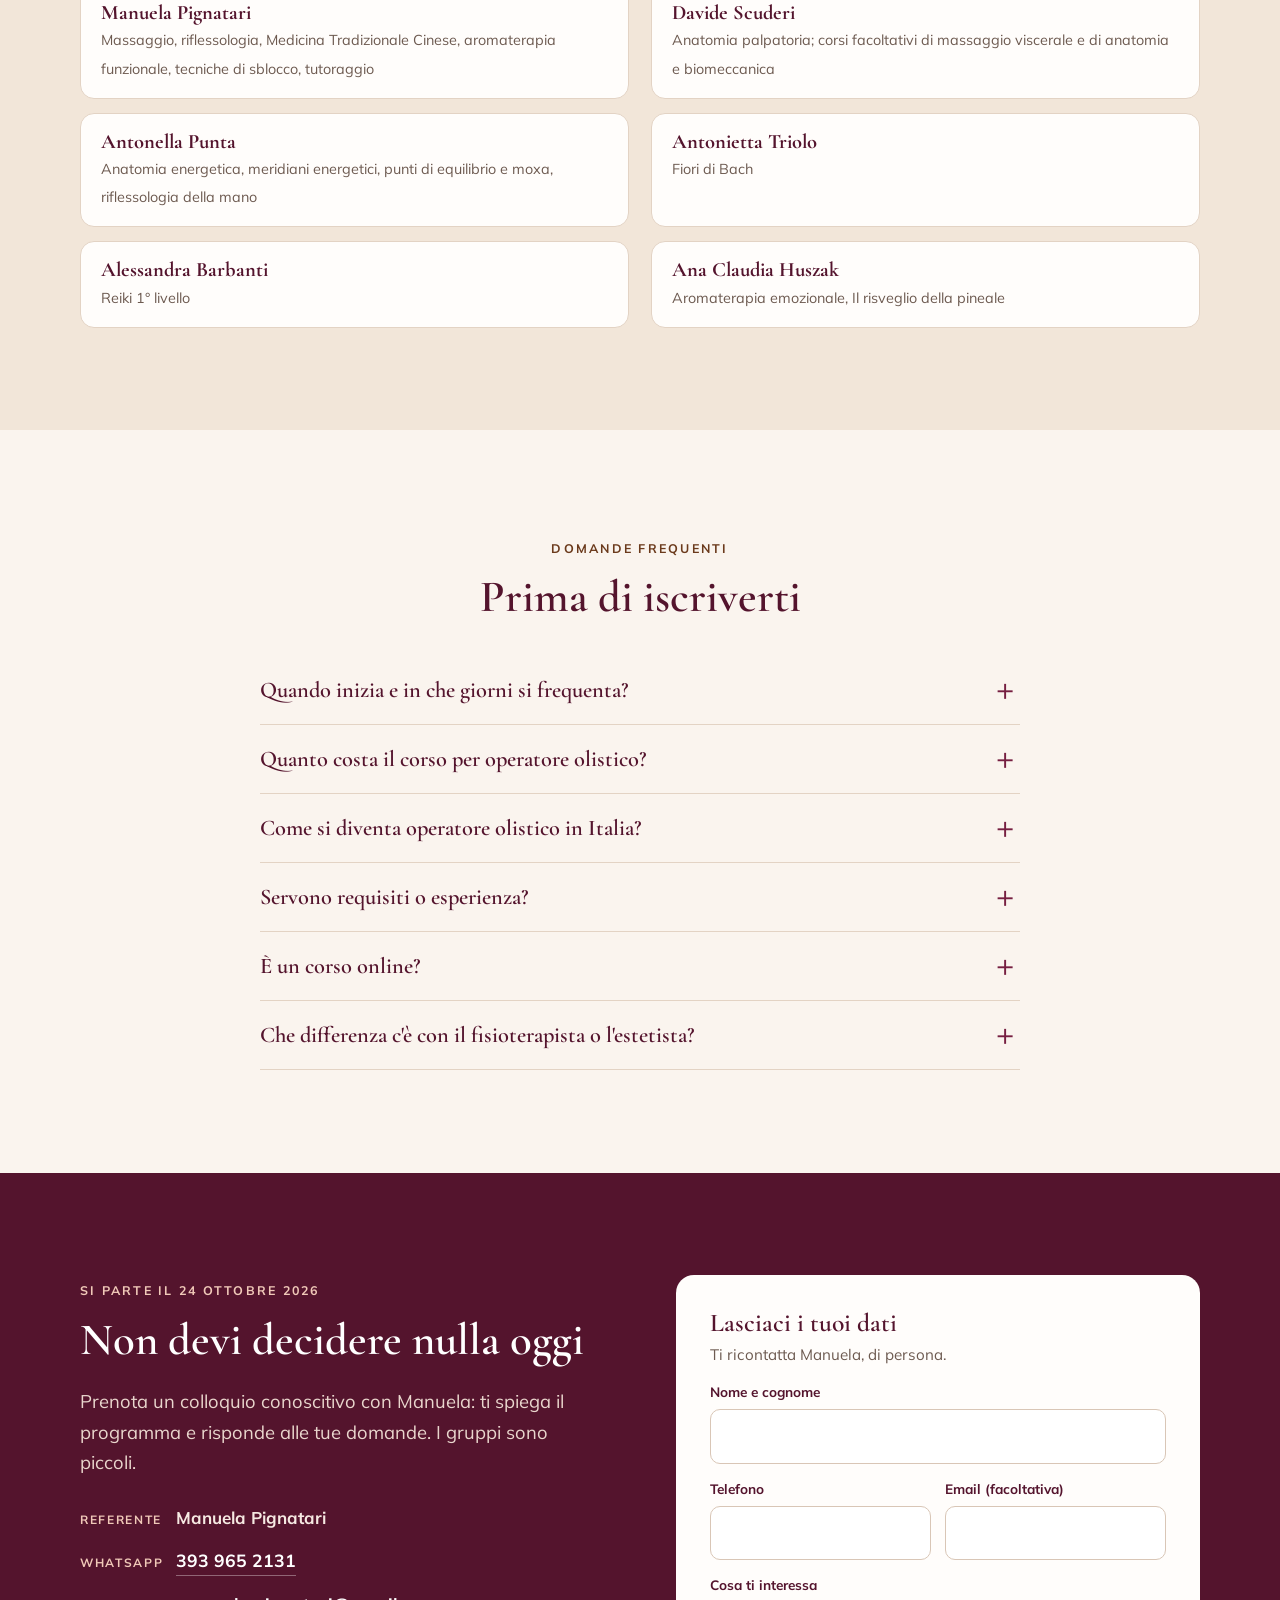
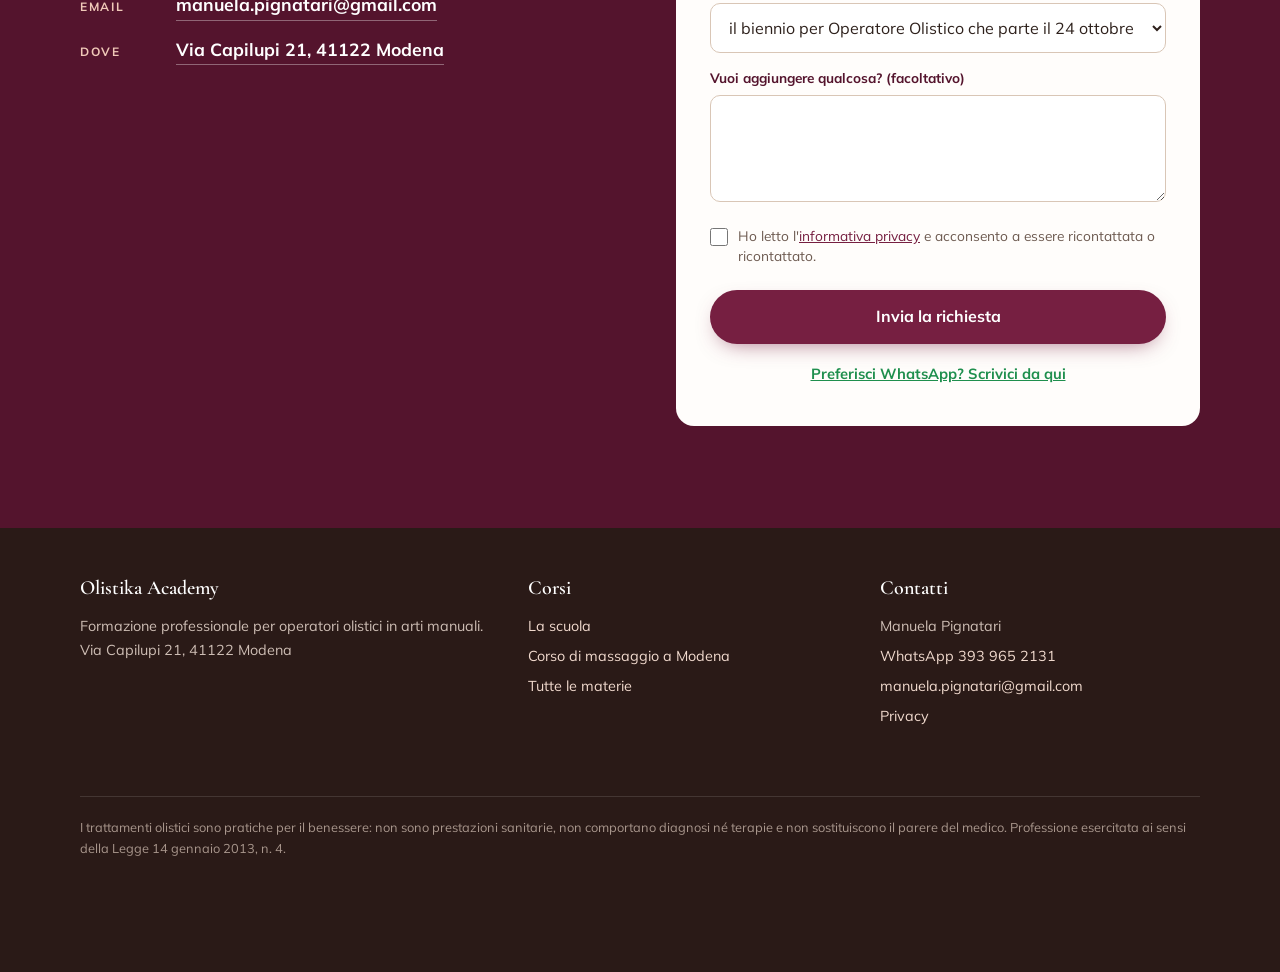
<file: biennio-operatore-olistico.html>
<!doctype html>
<html lang="it">
<head>
<meta charset="utf-8">
<meta name="viewport" content="width=device-width, initial-scale=1">
<title>Corso Operatore Olistico Modena: biennio 2026-2028 | Olistika Academy</title>
<meta name="description" content="Diventa operatore olistico a Modena: percorso biennale in aula, nel fine settimana. Il primo anno parte il 24 ottobre 2026. Calendario, materie, docenti e costi: 2.800 € + IVA l'anno, anche a rate.">
<meta property="og:type" content="website">
<meta property="og:locale" content="it_IT">
<meta property="og:title" content="Diventa Operatore Olistico · Biennio 2026-2028 a Modena">
<meta property="og:description" content="Due anni di formazione in arti manuali, in aula e in piccoli gruppi. Il primo anno parte il 24 ottobre 2026.">
<meta property="og:image" content="img/og.jpg">
<link rel="icon" href="img/favicon.png">
<link rel="preload" href="fonts/CormorantGaramond-normal.woff2" as="font" type="font/woff2" crossorigin>
<link rel="stylesheet" href="css/style.css">
<script type="application/ld+json">
{
  "@context": "https://schema.org",
  "@type": "Course",
  "name": "Percorso biennale per Operatore Olistico in arti manuali",
  "description": "Formazione biennale in presenza a Modena: massaggio, riflessologia, Medicina Tradizionale Cinese, aromaterapia, floriterapia, Reiki e anatomia. 22 giornate in aula e 65 ore di pratica documentata per anno, esame finale con elaborato scritto.",
  "inLanguage": "it",
  "provider": { "@type": "EducationalOrganization", "name": "Olistika Academy", "address": { "@type": "PostalAddress", "streetAddress": "Via Capilupi 21", "postalCode": "41122", "addressLocality": "Modena", "addressRegion": "MO", "addressCountry": "IT" } },
  "hasCourseInstance": { "@type": "CourseInstance", "courseMode": "Onsite", "startDate": "2026-10-24", "location": { "@type": "Place", "name": "Olistika Academy", "address": { "@type": "PostalAddress", "streetAddress": "Via Capilupi 21", "postalCode": "41122", "addressLocality": "Modena", "addressCountry": "IT" } } }
}
</script>
</head>
<body>
<a class="skip" href="#contenuto">Vai al contenuto</a>

<header class="site-header">
  <div class="wrap">
    <a class="brand" href="index.html" aria-label="Olistika Academy, pagina iniziale">
      <img src="img/logo-mark.png" alt="" width="45" height="52">
      <span>Olistika Academy<small>Scuola olistica · Modena</small></span>
    </a>
    <button class="nav-toggle" aria-label="Apri il menu" aria-expanded="false">
      <svg viewBox="0 0 24 24" fill="none" stroke="currentColor" stroke-width="2" stroke-linecap="round"><path d="M4 7h16M4 12h16M4 17h16"/></svg>
    </button>
    <nav class="nav" aria-label="Menu principale">
      <a href="#primo-anno">Calendario</a>
      <a href="#secondo-anno">Secondo anno</a>
      <a href="#costi">Costi</a>
      <a href="#domande">Domande</a>
      <a class="btn btn-primary" href="#contatti">Prenota un colloquio</a>
    </nav>
  </div>
</header>

<main id="contenuto">

<section class="hero lp-hero">
  <div class="wrap">
    <div>
      <span class="eyebrow">Corso operatore olistico · Modena · Si parte sabato 24 ottobre 2026</span>
      <h1>Diventa Operatore Olistico. <em>In due anni, con le mani sul lettino.</em></h1>
      <p class="hero-sub">Il percorso biennale di Olistika Academy ti forma nelle arti manuali: massaggio, riflessologia, Medicina Tradizionale Cinese, aromaterapia e floriterapia. In aula a Modena, nel fine settimana, in piccoli gruppi.</p>
      <div class="btn-row">
        <a class="btn btn-wa" data-track="contatto_whatsapp" href="https://wa.me/393939652131?text=Ciao%20Manuela%2C%20vorrei%20informazioni%20sul%20biennio%20per%20Operatore%20Olistico%20che%20parte%20il%2024%20ottobre." target="_blank" rel="noopener">
          <svg viewBox="0 0 24 24" fill="currentColor" aria-hidden="true"><path d="M12 3a9 9 0 0 0-7.8 13.5L3 21l4.6-1.2A9 9 0 1 0 12 3z"/></svg>
          Chiedi informazioni su WhatsApp
        </a>
        <a class="btn btn-ghost" href="#primo-anno">Vedi il calendario</a>
      </div>
      <ul class="chips">
        <li>Inizio 24 ottobre 2026</li>
        <li>Nel fine settimana</li>
        <li>In aula, piccoli gruppi</li>
        <li>Anche a rate mensili</li>
      </ul>
    </div>
    <div class="hero-media">
      <div class="reel" style="max-width:340px;margin-inline:auto">
        <video controls playsinline preload="none" poster="img/poster-testimonianza.jpg" aria-label="Video: la voce di un'allieva al termine del biennio">
          <source src="video/testimonianza-allieva-biennio.mp4" type="video/mp4">
        </video>
      </div>
    </div>
  </div>
</section>

<section class="alt" style="padding:44px 0">
  <div class="narrow center">
    <blockquote>
      <p>«Avevo trovato un percorso online, però non c'era nulla di pratico, ma solo teorico. Poi trovo il percorso della Manu. E oggi è la cosa migliore che ho fatto per me.»</p>
      <footer>Un'allieva al termine del biennio, 55 anni</footer>
    </blockquote>
  </div>
</section>

<section style="padding-bottom:0">
  <div class="wrap">
    <div class="kicker-list k4">
      <div><strong>2 anni</strong><span>da ottobre 2026 all'esame finale di settembre 2028</span></div>
      <div><strong>22 giornate</strong><span>in aula ogni anno, nel fine settimana</span></div>
      <div><strong>65 ore</strong><span>di pratica documentata ogni anno</span></div>
      <div><strong>Esame finale</strong><span>con elaborato scritto</span></div>
    </div>
  </div>
</section>

<section>
  <div class="wrap split">
    <div>
      <span class="eyebrow">Per chi è</span>
      <h2>Per chi vuole fare del benessere il proprio lavoro</h2>
      <p class="lead">E per chi vuole imparare davvero, non collezionare un attestato.</p>
      <ul class="checks">
        <li><strong>Vuoi cambiare lavoro</strong> e cerchi una formazione seria, in presenza, che ti porti a lavorare con le persone.</li>
        <li><strong>Hai provato un corso online</strong> e ti è mancata la pratica.</li>
        <li><strong>Lavori già nel benessere</strong> e vuoi una visione più completa della persona.</li>
        <li><strong>Parti da zero.</strong> All'inizio impariamo dove mettere le mani: una tecnica, una sequenza, un protocollo.</li>
      </ul>
    </div>
    <div class="photo">
      <img src="img/lezione-massaggio-olistico.jpg" alt="Lezione pratica di massaggio in aula durante il corso per operatore olistico a Modena" width="1400" height="1050" loading="lazy">
    </div>
  </div>
</section>

<section id="primo-anno" class="alt">
  <div class="wrap">
    <div class="center">
      <span class="eyebrow">Primo anno · 2026-2027</span>
      <h2>Il calendario del primo anno</h2>
      <p class="lead">Dalle basi dell'anatomia al massaggio olistico, dalla riflessologia ai meridiani energetici. Si parte sabato 24 ottobre 2026.</p>
    </div>
    <ol class="cal">
      <li class="first"><span class="when">24 ottobre 2026</span><span class="what">Anatomia palpatoria</span><span class="who">Davide Scuderi</span></li>
      <li><span class="when">25 ottobre</span><span class="what">Anatomia energetica</span><span class="who">Manuela Pignatari e Antonella Punta</span></li>
      <li><span class="when">27 · 28 · 29 novembre</span><span class="what">Massaggio olistico base</span><span class="who">Manuela Pignatari</span></li>
      <li><span class="when">19 dicembre</span><span class="what">Tecniche di massaggio e deontologia</span><span class="who">Manuela Pignatari</span></li>
      <li><span class="when">20 dicembre</span><span class="what">Tutoraggio</span><span class="who">Manuela Pignatari</span></li>
      <li><span class="when">22 · 23 · 24 gennaio 2027</span><span class="what">Riflessologia olistica base</span><span class="who">Manuela Pignatari</span></li>
      <li><span class="when">27 · 28 febbraio</span><span class="what">Reiki 1° livello</span><span class="who">Alessandra Barbanti</span></li>
      <li><span class="when">20 · 21 marzo</span><span class="what">I meridiani energetici</span><span class="who">Manuela Pignatari e Antonella Punta</span></li>
      <li><span class="when">17 · 18 aprile</span><span class="what">Massaggio drenante</span><span class="who">Manuela Pignatari</span></li>
      <li><span class="when">15 maggio</span><span class="what">Tutoraggio</span><span class="who">Manuela Pignatari</span></li>
      <li><span class="when">16 maggio</span><span class="what">Aromaterapia funzionale</span><span class="who">Manuela Pignatari</span></li>
      <li><span class="when">12 · 13 giugno</span><span class="what">Massaggio del fuoco</span><span class="who">Manuela Pignatari</span></li>
      <li><span class="when">10 · 11 luglio</span><span class="what">Tecniche di sblocco 1</span><span class="who">Manuela Pignatari</span></li>
    </ol>
    <p class="cal-note">In tutto 22 giornate in aula e 65 ore di pratica documentata.</p>
    <div class="aside">
      <h3>Corso facoltativo: Fiori di Bach, le basi</h3>
      <p>20 e 21 febbraio 2027, con Antonietta Triolo. Per gli allievi del biennio costa 100 € anziché 180 €.</p>
      <p>L'offerta vale solo per questa edizione e solo prenotando entro il 20 novembre 2026.</p>
    </div>
  </div>
</section>

<section id="secondo-anno">
  <div class="wrap">
    <div class="center">
      <span class="eyebrow">Secondo anno · 2027-2028</span>
      <h2>Le materie del secondo anno</h2>
      <p class="lead">Si approfondisce: nuove tecniche di massaggio, la Medicina Tradizionale Cinese, la lettura del piede e della mano. Altre 22 giornate in aula e 65 ore di pratica documentata.</p>
    </div>
    <ul class="modlist">
      <li><strong>Massaggio miofasciale</strong><span>Manuela Pignatari</span></li>
      <li><strong>Massaggio californiano</strong><span>Manuela Pignatari</span></li>
      <li><strong>Massaggio metamerico</strong><span>Manuela Pignatari</span></li>
      <li><strong>M.T.C. · Massaggio bioemozionale</strong><span>Manuela Pignatari</span></li>
      <li><strong>M.T.C. · I punti di equilibrio e l'uso della moxa</strong><span>Manuela Pignatari e Antonella Punta</span></li>
      <li><strong>Riflessologia morfologica · Lettura del piede</strong><span>Manuela Pignatari</span></li>
      <li><strong>Riflessologia della mano</strong><span>Manuela Pignatari e Antonella Punta</span></li>
      <li><strong>Fiori di Bach · Applicazione sul corpo</strong><span>Antonietta Triolo</span></li>
      <li><strong>Aromaterapia emozionale</strong><span>Ana Claudia Huszak</span></li>
      <li><strong>Il risveglio della pineale</strong><span>Ana Claudia Huszak</span></li>
      <li><strong>Tecniche di sblocco 2</strong><span>Manuela Pignatari</span></li>
      <li style="background:var(--plum);border-color:var(--plum)"><strong style="color:#fff">Settembre 2028 · Esame finale</strong><span style="color:#f1dcd3">Prova d'esame con elaborato scritto</span></li>
    </ul>
    <div class="aside">
      <h3>Corsi facoltativi del secondo anno</h3>
      <p>Massaggio viscerale 1° livello e Anatomia &amp; Biomeccanica, con Davide Scuderi. Non sono compresi nel programma del biennio: gli allievi possono frequentarli a prezzo scontato.</p>
    </div>
    <p class="cal-note">Le materie potrebbero subire variazioni.</p>
  </div>
</section>

<section id="costi" class="alt">
  <div class="wrap">
    <div class="center">
      <span class="eyebrow">Costi</span>
      <h2>Quanto costa il biennio</h2>
    </div>
    <div class="price">
      <div class="big">
        <span class="n">2.800 €</span>
        <span class="u">+ IVA per ogni anno</span>
        <p>I corsi facoltativi non sono compresi.</p>
      </div>
      <div>
        <h3>Di solito si paga così</h3>
        <ul class="checks">
          <li><strong>300 € + IVA all'iscrizione</strong>, per confermare il posto.</li>
          <li><strong>10 rate da 250 € + IVA</strong>, una al mese da ottobre a luglio.</li>
        </ul>
        <div class="btn-row"><a class="btn btn-primary" href="#contatti">Prenota un colloquio conoscitivo</a></div>
      </div>
    </div>
  </div>
</section>

<section id="come-funziona">
  <div class="wrap">
    <div class="center">
      <span class="eyebrow">Come funziona</span>
      <h2>Una scuola, non un videocorso</h2>
    </div>
    <div class="kicker-list">
      <div><strong>Si pratica in aula</strong><span>In via Capilupi 21 a Modena, nel fine settimana.</span></div>
      <div><strong>Piccoli gruppi</strong><span>Chi insegna ti segue da vicino, e corregge le tue mani.</span></div>
      <div><strong>Dalla tecnica all'ascolto</strong><span>Prima il protocollo, poi il trattamento costruito sulla persona.</span></div>
    </div>
    <div class="split" style="margin-top:64px">
      <div class="photo">
        <img src="img/allieve-attestati-fiori-di-bach.jpg" alt="Allieve del percorso con gli attestati del modulo Fiori di Bach" width="1400" height="1050" loading="lazy">
      </div>
      <div>
        <h2>La tecnica si impara. L'ascolto si coltiva.</h2>
        <p>Davanti alle nostre mani non c'è un protocollo: c'è una Persona. Per questo il biennio non si ferma alle sequenze. Ti insegna a rispondere al «qui e ora» di chi hai davanti e a creare il trattamento adatto a lei.</p>
        <p>L'operatore olistico non cura e non fa diagnosi: favorisce equilibrio e prevenzione, lavorando sulla persona nella sua interezza.</p>
      </div>
    </div>
  </div>
</section>

<section id="docenti" class="alt">
  <div class="wrap center">
    <span class="eyebrow">Chi insegna</span>
    <h2>I docenti del biennio</h2>
    <ul class="modlist">
      <li><strong>Manuela Pignatari</strong><span>Massaggio, riflessologia, Medicina Tradizionale Cinese, aromaterapia funzionale, tecniche di sblocco, tutoraggio</span></li>
      <li><strong>Davide Scuderi</strong><span>Anatomia palpatoria; corsi facoltativi di massaggio viscerale e di anatomia e biomeccanica</span></li>
      <li><strong>Antonella Punta</strong><span>Anatomia energetica, meridiani energetici, punti di equilibrio e moxa, riflessologia della mano</span></li>
      <li><strong>Antonietta Triolo</strong><span>Fiori di Bach</span></li>
      <li><strong>Alessandra Barbanti</strong><span>Reiki 1° livello</span></li>
      <li><strong>Ana Claudia Huszak</strong><span>Aromaterapia emozionale, Il risveglio della pineale</span></li>
    </ul>
  </div>
</section>

<section id="domande">
  <div class="narrow center">
    <span class="eyebrow">Domande frequenti</span>
    <h2>Prima di iscriverti</h2>
    <div class="faq">
      <details>
        <summary>Quando inizia e in che giorni si frequenta?</summary>
        <div><p>Il primo anno inizia sabato 24 ottobre 2026 e finisce l'11 luglio 2027. Le lezioni sono nel fine settimana, uno al mese; a novembre e a gennaio si comincia dal venerdì. In tutto 22 giornate in aula, più 65 ore di pratica documentata. Il calendario completo è in questa pagina.</p></div>
      </details>
      <details>
        <summary>Quanto costa il corso per operatore olistico?</summary>
        <div><p>2.800 € + IVA per ogni anno. Di solito si pagano 300 € + IVA all'iscrizione, per confermare il posto, e poi 10 rate da 250 € + IVA, una al mese da ottobre a luglio.</p></div>
      </details>
      <details>
        <summary>Come si diventa operatore olistico in Italia?</summary>
        <div><p>È una professione libera, disciplinata dalla Legge 4/2013: non esistono una laurea o un albo. Ci si forma in una scuola con un percorso strutturato di teoria e pratica, come questo biennio, che si conclude con una prova d'esame e un elaborato scritto.</p></div>
      </details>
      <details>
        <summary>Servono requisiti o esperienza?</summary>
        <div><p>Non serve esperienza di massaggio: si parte dalle basi, con l'anatomia palpatoria e il massaggio olistico base. Nel colloquio conoscitivo vediamo insieme se il biennio è il punto giusto da cui iniziare.</p></div>
      </details>
      <details>
        <summary>È un corso online?</summary>
        <div><p>No. Si impara in presenza, in via Capilupi 21 a Modena, con pratica sul lettino in piccoli gruppi.</p></div>
      </details>
      <details>
        <summary>Che differenza c'è con il fisioterapista o l'estetista?</summary>
        <div><p>Il fisioterapista è un professionista sanitario e si occupa di riabilitazione e patologie. L'estetista di cura estetica e bellezza. L'operatore olistico lavora sul benessere globale della persona con tecniche naturali, manuali ed energetiche, senza diagnosi né terapie.</p></div>
      </details>
    </div>
  </div>
</section>

<section id="contatti" class="contact">
  <div class="wrap split">
    <div>
      <span class="eyebrow">Si parte il 24 ottobre 2026</span>
      <h2>Non devi decidere nulla oggi</h2>
      <p class="lead">Prenota un colloquio conoscitivo con Manuela: ti spiega il programma e risponde alle tue domande. I gruppi sono piccoli.</p>
      <ul class="contact-list">
        <li><span>Referente</span> <strong>Manuela Pignatari</strong></li>
        <li><span>WhatsApp</span> <a data-track="contatto_whatsapp" href="https://wa.me/393939652131?text=Ciao%20Manuela%2C%20vorrei%20informazioni%20sul%20biennio%20per%20Operatore%20Olistico%20che%20parte%20il%2024%20ottobre." target="_blank" rel="noopener">393 965 2131</a></li>
        <li><span>Email</span> <a data-track="contatto_email" href="mailto:manuela.pignatari@gmail.com?subject=Biennio%20Operatore%20Olistico">manuela.pignatari@gmail.com</a></li>
        <li><span>Dove</span> <a href="https://www.google.com/maps/search/?api=1&amp;query=Via+Capilupi+21+41122+Modena" target="_blank" rel="noopener">Via Capilupi 21, 41122 Modena</a></li>
      </ul>
    </div>
    <form class="form" id="modulo-contatto">
      <h3>Lasciaci i tuoi dati</h3>
      <p class="form-sub">Ti ricontatta Manuela, di persona.</p>
      <div class="campi">
        <label for="nome">Nome e cognome</label>
        <input id="nome" name="nome" type="text" autocomplete="name" required>
        <div class="row2">
          <div>
            <label for="telefono">Telefono</label>
            <input id="telefono" name="telefono" type="tel" autocomplete="tel" inputmode="tel" required>
          </div>
          <div>
            <label for="email">Email (facoltativa)</label>
            <input id="email" name="email" type="email" autocomplete="email">
          </div>
        </div>
        <label for="interesse">Cosa ti interessa</label>
        <select id="interesse" name="interesse">
        <option>il biennio per Operatore Olistico che parte il 24 ottobre</option>
        <option>un colloquio conoscitivo</option>
        <option>un corso singolo</option>
      </select>
        <label for="messaggio">Vuoi aggiungere qualcosa? (facoltativo)</label>
        <textarea id="messaggio" name="messaggio" rows="3"></textarea>
        <input class="hp" type="text" name="sito_web" tabindex="-1" autocomplete="off" aria-hidden="true">
        <label class="consenso"><input type="checkbox" name="consenso" required> <span>Ho letto l'<a href="privacy.html">informativa privacy</a> e acconsento a essere ricontattata o ricontattato.</span></label>
        <button class="btn btn-primary" type="submit">Invia la richiesta</button>
        <button class="btn-link via-wa" type="button">Preferisci WhatsApp? Scrivici da qui</button>
      </div>
      <p class="form-esito" role="status" hidden></p>
    </form>
  </div>
</section>

</main>

<footer class="site-footer">
  <div class="wrap">
    <div>
      <h4>Olistika Academy</h4>
      <p>Formazione professionale per operatori olistici in arti manuali.<br>Via Capilupi 21, 41122 Modena</p>
    </div>
    <div>
      <h4>Corsi</h4>
      <ul>
        <li><a href="index.html">La scuola</a></li>
        <li><a href="corso-massaggio-modena.html">Corso di massaggio a Modena</a></li>
        <li><a href="index.html#materie">Tutte le materie</a></li>
      </ul>
    </div>
    <div>
      <h4>Contatti</h4>
      <ul>
        <li>Manuela Pignatari</li>
        <li><a href="https://wa.me/393939652131" data-track="contatto_whatsapp" target="_blank" rel="noopener">WhatsApp 393 965 2131</a></li>
        <li><a href="mailto:manuela.pignatari@gmail.com" data-track="contatto_email">manuela.pignatari@gmail.com</a></li>
        <li><a href="privacy.html">Privacy</a></li>
      </ul>
    </div>
    <p class="legal">I trattamenti olistici sono pratiche per il benessere: non sono prestazioni sanitarie, non comportano diagnosi né terapie e non sostituiscono il parere del medico. Professione esercitata ai sensi della Legge 14 gennaio 2013, n. 4.</p>
  </div>
</footer>

<div class="sticky-cta">
  <a class="btn btn-wa" data-track="contatto_whatsapp" href="https://wa.me/393939652131?text=Ciao%20Manuela%2C%20vorrei%20informazioni%20sul%20biennio%20per%20Operatore%20Olistico%20che%20parte%20il%2024%20ottobre." target="_blank" rel="noopener">WhatsApp</a>
  <a class="btn btn-primary" href="#contatti">Prenota un colloquio</a>
</div>

<script src="js/main.js" defer></script>
</body>
</html>
</file>
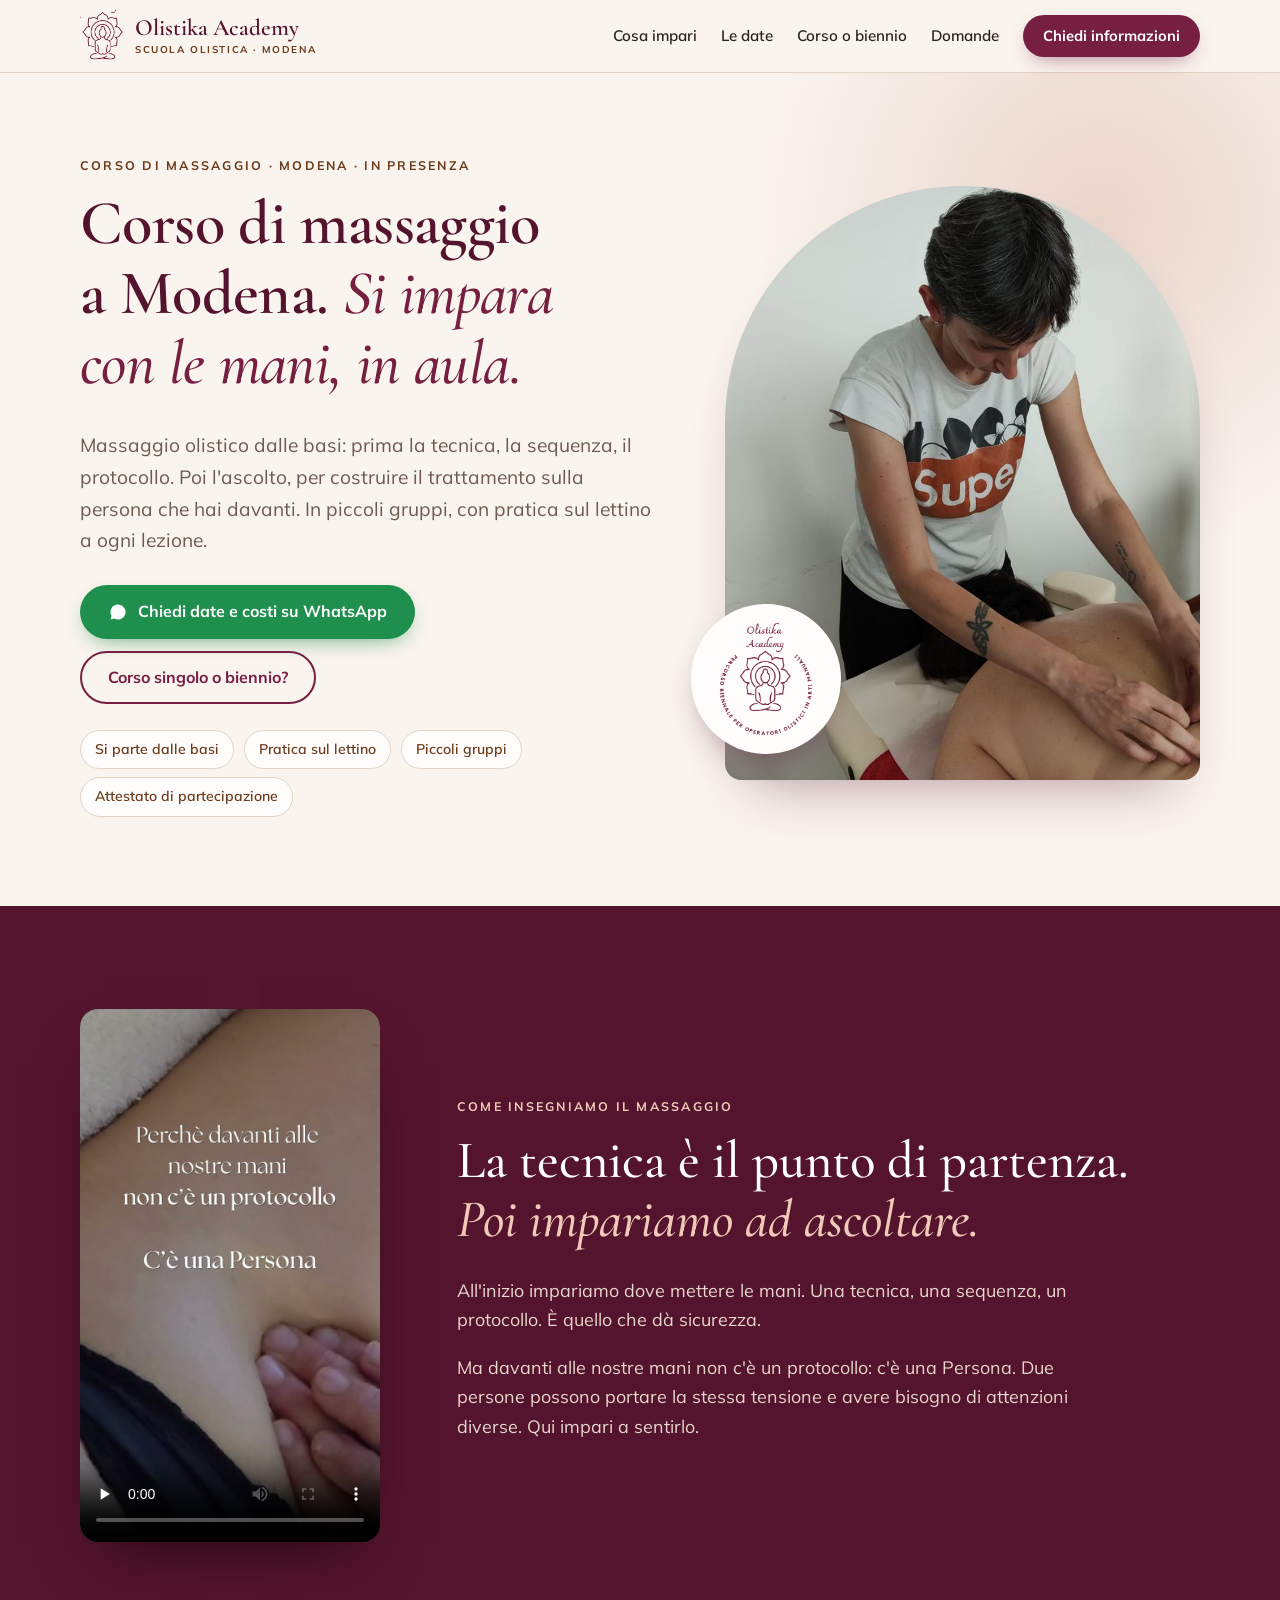
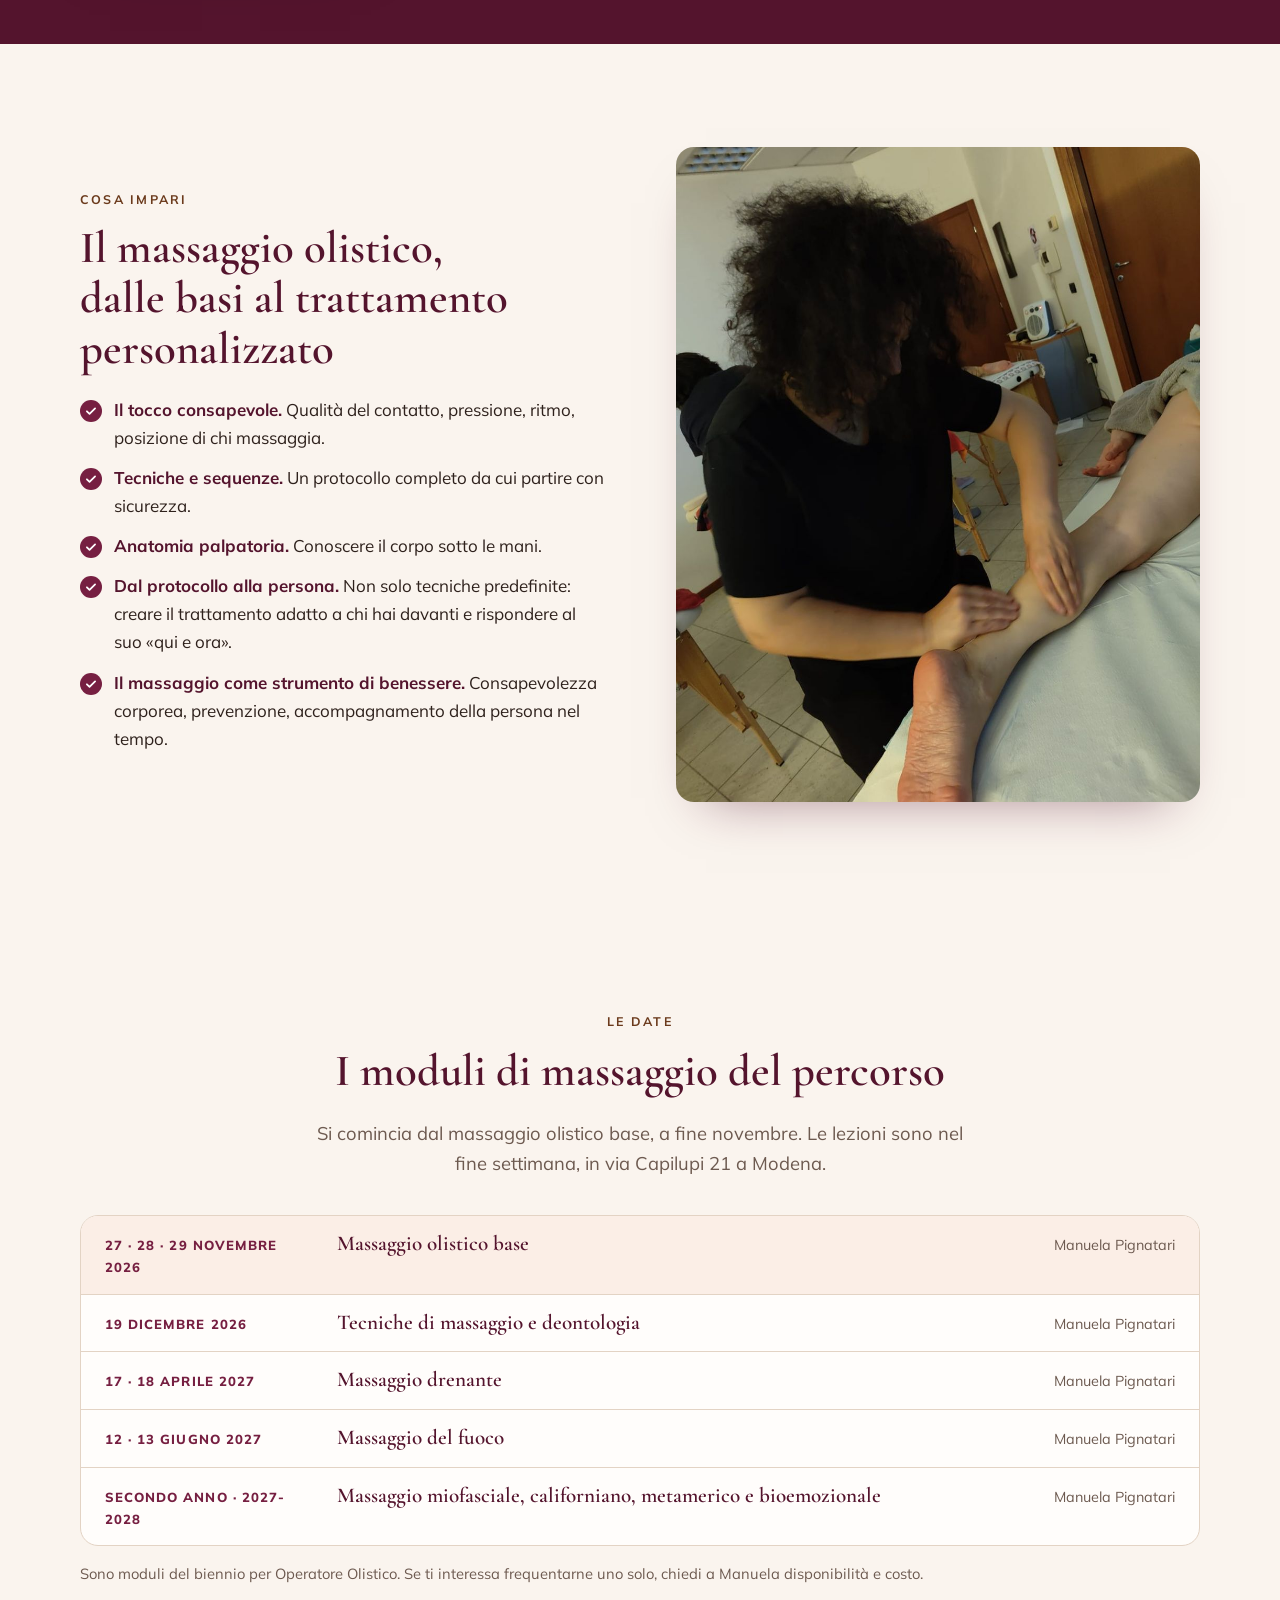
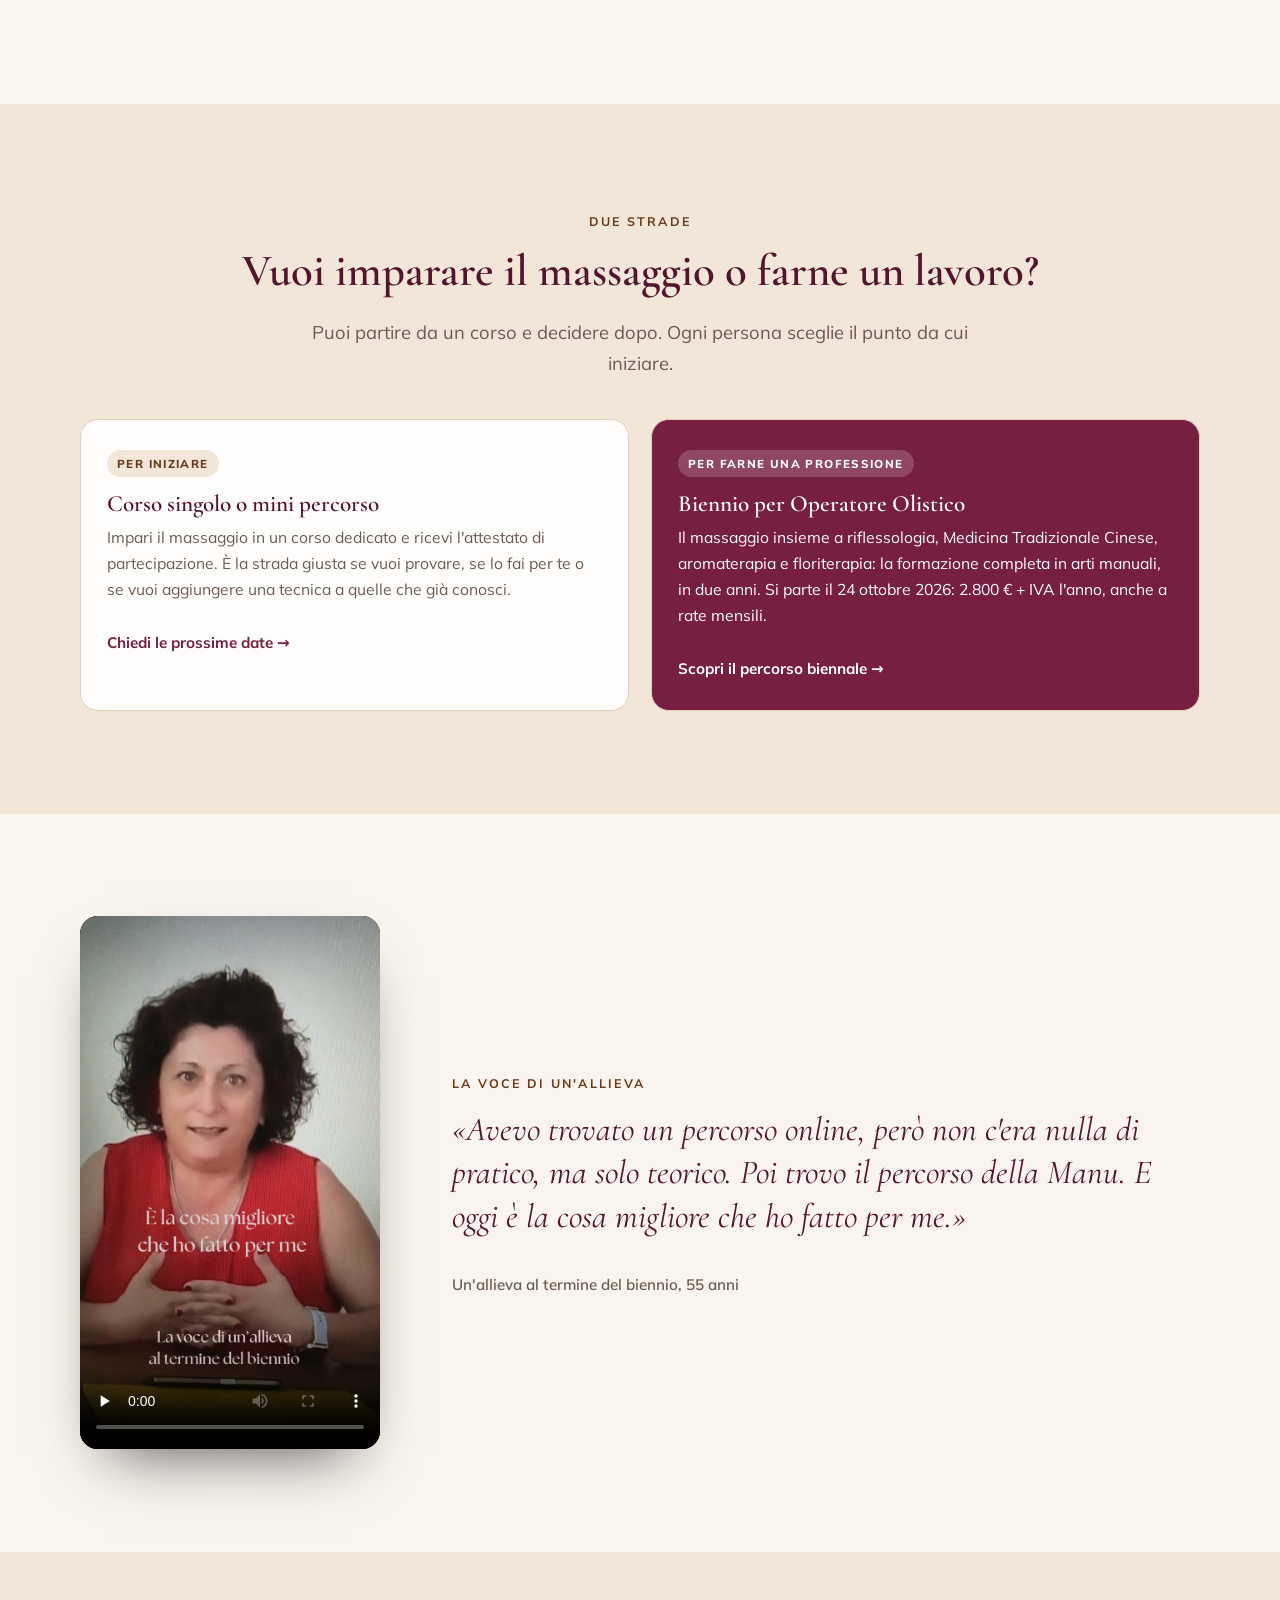
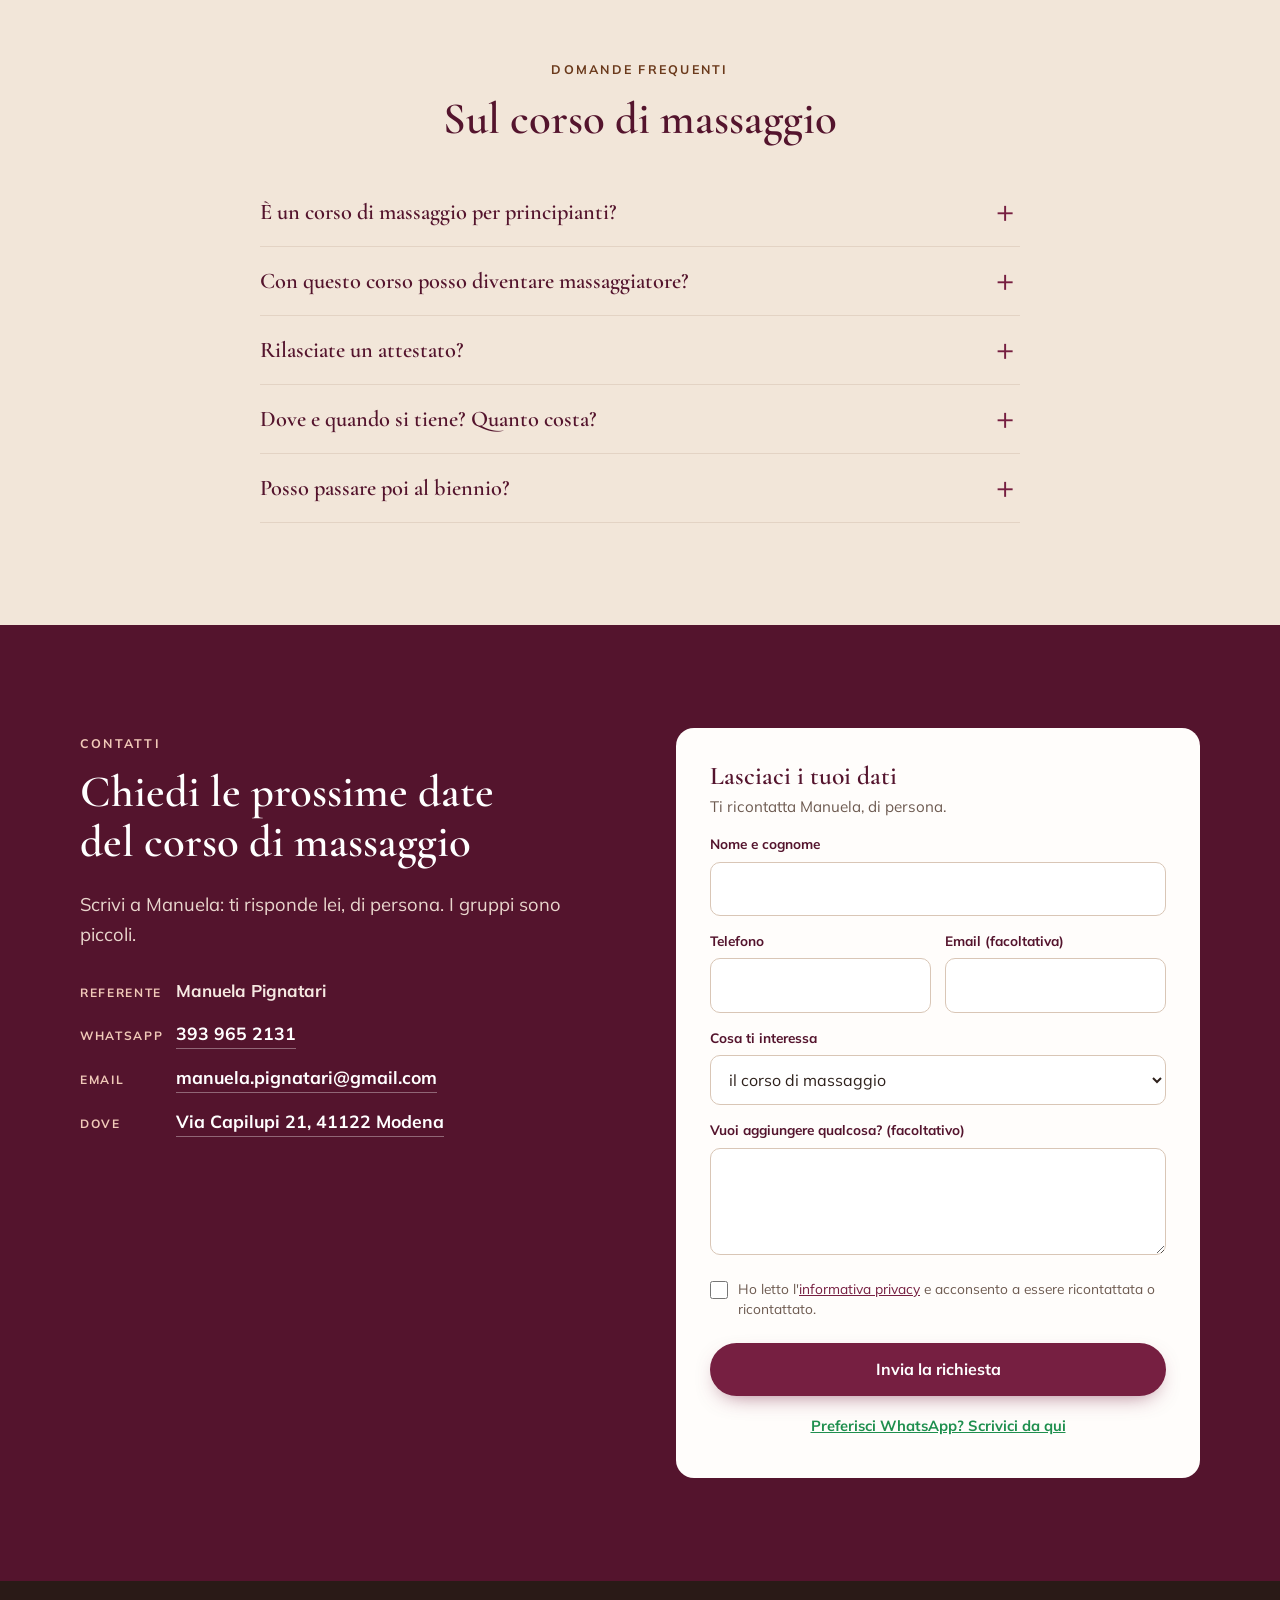
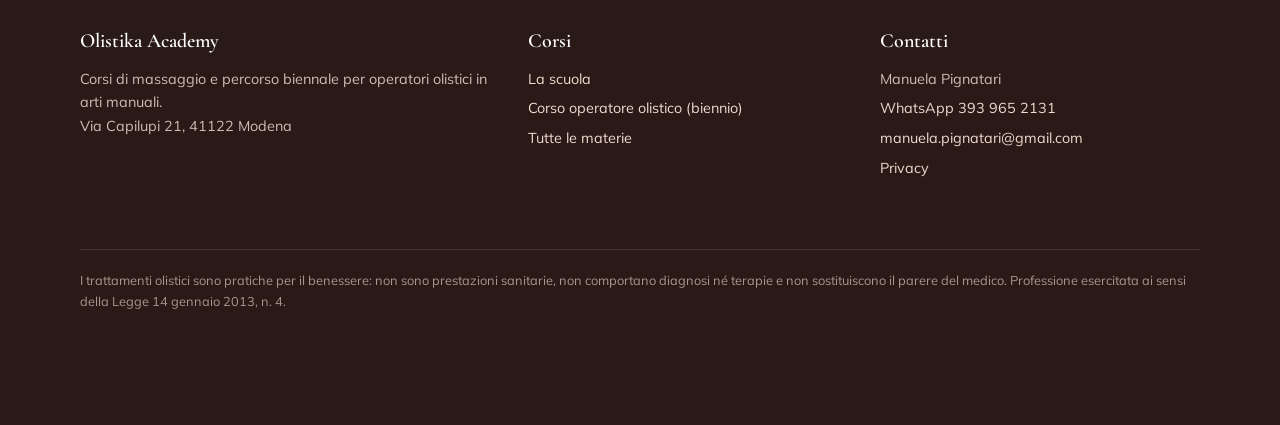
<file: corso-massaggio-modena.html>
<!doctype html>
<html lang="it">
<head>
<meta charset="utf-8">
<meta name="viewport" content="width=device-width, initial-scale=1">
<title>Corso di Massaggio a Modena, in aula | Olistika Academy</title>
<meta name="description" content="Corso di massaggio olistico a Modena: si impara in aula, in piccoli gruppi, con pratica sul lettino. Dalle basi al trattamento personalizzato. Corso singolo o dentro il biennio per operatore olistico.">
<meta property="og:type" content="website">
<meta property="og:locale" content="it_IT">
<meta property="og:title" content="Corso di massaggio a Modena · Olistika Academy">
<meta property="og:description" content="Si impara in aula, in piccoli gruppi, con pratica sul lettino. Dalle basi al trattamento personalizzato.">
<meta property="og:image" content="img/og.jpg">
<link rel="icon" href="img/favicon.png">
<link rel="preload" href="fonts/CormorantGaramond-normal.woff2" as="font" type="font/woff2" crossorigin>
<link rel="stylesheet" href="css/style.css">
<script type="application/ld+json">
{
  "@context": "https://schema.org",
  "@type": "Course",
  "name": "Corso di massaggio olistico a Modena",
  "description": "Corso di massaggio olistico in presenza a Modena, in piccoli gruppi, con pratica sul lettino: dal protocollo al trattamento personalizzato.",
  "inLanguage": "it",
  "provider": { "@type": "EducationalOrganization", "name": "Olistika Academy", "address": { "@type": "PostalAddress", "streetAddress": "Via Capilupi 21", "postalCode": "41122", "addressLocality": "Modena", "addressRegion": "MO", "addressCountry": "IT" } },
  "hasCourseInstance": { "@type": "CourseInstance", "courseMode": "Onsite", "location": { "@type": "Place", "name": "Olistika Academy", "address": { "@type": "PostalAddress", "streetAddress": "Via Capilupi 21", "postalCode": "41122", "addressLocality": "Modena", "addressRegion": "MO", "addressCountry": "IT" } } }
}
</script>
</head>
<body>
<a class="skip" href="#contenuto">Vai al contenuto</a>

<header class="site-header">
  <div class="wrap">
    <a class="brand" href="index.html" aria-label="Olistika Academy, pagina iniziale">
      <img src="img/logo-mark.png" alt="" width="45" height="52">
      <span>Olistika Academy<small>Scuola olistica · Modena</small></span>
    </a>
    <button class="nav-toggle" aria-label="Apri il menu" aria-expanded="false">
      <svg viewBox="0 0 24 24" fill="none" stroke="currentColor" stroke-width="2" stroke-linecap="round"><path d="M4 7h16M4 12h16M4 17h16"/></svg>
    </button>
    <nav class="nav" aria-label="Menu principale">
      <a href="#cosa-impari">Cosa impari</a>
      <a href="#moduli">Le date</a>
      <a href="#due-strade">Corso o biennio</a>
      <a href="#domande">Domande</a>
      <a class="btn btn-primary" href="#contatti">Chiedi informazioni</a>
    </nav>
  </div>
</header>

<main id="contenuto">

<section class="hero lp-hero">
  <div class="wrap">
    <div>
      <span class="eyebrow">Corso di massaggio · Modena · In presenza</span>
      <h1>Corso di massaggio a Modena. <em>Si impara con le mani, in aula.</em></h1>
      <p class="hero-sub">Massaggio olistico dalle basi: prima la tecnica, la sequenza, il protocollo. Poi l'ascolto, per costruire il trattamento sulla persona che hai davanti. In piccoli gruppi, con pratica sul lettino a ogni lezione.</p>
      <div class="btn-row">
        <a class="btn btn-wa" data-track="contatto_whatsapp" href="https://wa.me/393939652131?text=Ciao%20Manuela%2C%20vorrei%20informazioni%20sul%20corso%20di%20massaggio%20a%20Modena." target="_blank" rel="noopener">
          <svg viewBox="0 0 24 24" fill="currentColor" aria-hidden="true"><path d="M12 3a9 9 0 0 0-7.8 13.5L3 21l4.6-1.2A9 9 0 1 0 12 3z"/></svg>
          Chiedi date e costi su WhatsApp
        </a>
        <a class="btn btn-ghost" href="#due-strade">Corso singolo o biennio?</a>
      </div>
      <ul class="chips">
        <li>Si parte dalle basi</li>
        <li>Pratica sul lettino</li>
        <li>Piccoli gruppi</li>
        <li>Attestato di partecipazione</li>
      </ul>
    </div>
    <div class="hero-media">
      <div class="arch">
        <img src="img/lezione-massaggio-olistico.jpg" alt="Un'allieva pratica il massaggio sulla schiena durante il corso di massaggio di Olistika Academy a Modena" width="1400" height="1050" fetchpriority="high">
      </div>
      <div class="seal"><img src="img/logo.png" alt="Olistika Academy" width="136" height="136"></div>
    </div>
  </div>
</section>

<section class="manifesto">
  <div class="wrap">
    <div class="reel">
      <video controls playsinline preload="none" poster="img/poster-manifesto.jpg" aria-label="Video: dalla tecnica all'ascolto">
        <source src="video/dalla-tecnica-all-ascolto.mp4" type="video/mp4">
      </video>
    </div>
    <div>
      <span class="eyebrow">Come insegniamo il massaggio</span>
      <h2>La tecnica è il punto di partenza.<br><em>Poi impariamo ad ascoltare.</em></h2>
      <p>All'inizio impariamo dove mettere le mani. Una tecnica, una sequenza, un protocollo. È quello che dà sicurezza.</p>
      <p>Ma davanti alle nostre mani non c'è un protocollo: c'è una Persona. Due persone possono portare la stessa tensione e avere bisogno di attenzioni diverse. Qui impari a sentirlo.</p>
    </div>
  </div>
</section>

<section id="cosa-impari">
  <div class="wrap split">
    <div>
      <span class="eyebrow">Cosa impari</span>
      <h2>Il massaggio olistico, dalle basi al trattamento personalizzato</h2>
      <ul class="checks">
        <li><strong>Il tocco consapevole.</strong> Qualità del contatto, pressione, ritmo, posizione di chi massaggia.</li>
        <li><strong>Tecniche e sequenze.</strong> Un protocollo completo da cui partire con sicurezza.</li>
        <li><strong>Anatomia palpatoria.</strong> Conoscere il corpo sotto le mani.</li>
        <li><strong>Dal protocollo alla persona.</strong> Non solo tecniche predefinite: creare il trattamento adatto a chi hai davanti e rispondere al suo «qui e ora».</li>
        <li><strong>Il massaggio come strumento di benessere.</strong> Consapevolezza corporea, prevenzione, accompagnamento della persona nel tempo.</li>
      </ul>
    </div>
    <div class="photo tall">
      <img src="img/pratica-massaggio-gambe.jpg" alt="Pratica di massaggio alle gambe sul lettino durante il corso" width="1000" height="1333" loading="lazy">
    </div>
  </div>
</section>

<section id="moduli">
  <div class="wrap">
    <div class="center">
      <span class="eyebrow">Le date</span>
      <h2>I moduli di massaggio del percorso</h2>
      <p class="lead">Si comincia dal massaggio olistico base, a fine novembre. Le lezioni sono nel fine settimana, in via Capilupi 21 a Modena.</p>
    </div>
    <ol class="cal">
      <li class="first"><span class="when">27 · 28 · 29 novembre 2026</span><span class="what">Massaggio olistico base</span><span class="who">Manuela Pignatari</span></li>
      <li><span class="when">19 dicembre 2026</span><span class="what">Tecniche di massaggio e deontologia</span><span class="who">Manuela Pignatari</span></li>
      <li><span class="when">17 · 18 aprile 2027</span><span class="what">Massaggio drenante</span><span class="who">Manuela Pignatari</span></li>
      <li><span class="when">12 · 13 giugno 2027</span><span class="what">Massaggio del fuoco</span><span class="who">Manuela Pignatari</span></li>
      <li><span class="when">Secondo anno · 2027-2028</span><span class="what">Massaggio miofasciale, californiano, metamerico e bioemozionale</span><span class="who">Manuela Pignatari</span></li>
    </ol>
    <p class="cal-note">Sono moduli del biennio per Operatore Olistico. Se ti interessa frequentarne uno solo, chiedi a Manuela disponibilità e costo.</p>
  </div>
</section>

<section id="due-strade" class="alt">
  <div class="wrap">
    <div class="center">
      <span class="eyebrow">Due strade</span>
      <h2>Vuoi imparare il massaggio o farne un lavoro?</h2>
      <p class="lead">Puoi partire da un corso e decidere dopo. Ogni persona sceglie il punto da cui iniziare.</p>
    </div>
    <div class="grid g2">
      <div class="card">
        <span class="tag">Per iniziare</span>
        <h3>Corso singolo o mini percorso</h3>
        <p>Impari il massaggio in un corso dedicato e ricevi l'attestato di partecipazione. È la strada giusta se vuoi provare, se lo fai per te o se vuoi aggiungere una tecnica a quelle che già conosci.</p>
        <a class="more" href="#contatti">Chiedi le prossime date →</a>
      </div>
      <div class="card hl">
        <span class="tag">Per farne una professione</span>
        <h3>Biennio per Operatore Olistico</h3>
        <p>Il massaggio insieme a riflessologia, Medicina Tradizionale Cinese, aromaterapia e floriterapia: la formazione completa in arti manuali, in due anni. Si parte il 24 ottobre 2026: 2.800 € + IVA l'anno, anche a rate mensili.</p>
        <a class="more" style="color:#fff" href="biennio-operatore-olistico.html">Scopri il percorso biennale →</a>
      </div>
    </div>
  </div>
</section>

<section>
  <div class="wrap">
    <div class="testi">
      <div class="reel">
        <video controls playsinline preload="none" poster="img/poster-testimonianza.jpg" aria-label="Video: la voce di un'allieva al termine del biennio">
          <source src="video/testimonianza-allieva-biennio.mp4" type="video/mp4">
        </video>
      </div>
      <div>
        <span class="eyebrow">La voce di un'allieva</span>
        <blockquote>
          <p>«Avevo trovato un percorso online, però non c'era nulla di pratico, ma solo teorico. Poi trovo il percorso della Manu. E oggi è la cosa migliore che ho fatto per me.»</p>
          <footer>Un'allieva al termine del biennio, 55 anni</footer>
        </blockquote>
      </div>
    </div>
  </div>
</section>

<section id="domande" class="alt">
  <div class="narrow center">
    <span class="eyebrow">Domande frequenti</span>
    <h2>Sul corso di massaggio</h2>
    <div class="faq">
      <details>
        <summary>È un corso di massaggio per principianti?</summary>
        <div><p>Sì, si parte dalle basi: all'inizio impariamo dove mettere le mani. Non serve alcuna esperienza.</p></div>
      </details>
      <details>
        <summary>Con questo corso posso diventare massaggiatore?</summary>
        <div><p>Qui ti formi nel massaggio olistico, cioè nel massaggio per il benessere della persona. Chi vuole farne una professione segue il biennio per Operatore Olistico, professione libera disciplinata dalla Legge 4/2013. Non è una formazione sanitaria: il massaggio terapeutico e riabilitativo spetta a figure come il fisioterapista.</p></div>
      </details>
      <details>
        <summary>Rilasciate un attestato?</summary>
        <div><p>Sì, al termine di ogni corso ricevi l'attestato di partecipazione.</p></div>
      </details>
      <details>
        <summary>Dove e quando si tiene? Quanto costa?</summary>
        <div><p>In via Capilupi 21 a Modena, in presenza, nel fine settimana. Il massaggio olistico base è il 27, 28 e 29 novembre 2026, dentro il primo anno del biennio, che costa 2.800 € + IVA l'anno. Per frequentare un solo modulo chiedi a Manuela disponibilità e costo.</p></div>
      </details>
      <details>
        <summary>Posso passare poi al biennio?</summary>
        <div><p>Sì. C'è chi sceglie un corso, chi un mini percorso, chi il biennio: nel colloquio vediamo insieme come proseguire.</p></div>
      </details>
    </div>
  </div>
</section>

<section id="contatti" class="contact">
  <div class="wrap split">
    <div>
      <span class="eyebrow">Contatti</span>
      <h2>Chiedi le prossime date del corso di massaggio</h2>
      <p class="lead">Scrivi a Manuela: ti risponde lei, di persona. I gruppi sono piccoli.</p>
      <ul class="contact-list">
        <li><span>Referente</span> <strong>Manuela Pignatari</strong></li>
        <li><span>WhatsApp</span> <a data-track="contatto_whatsapp" href="https://wa.me/393939652131?text=Ciao%20Manuela%2C%20vorrei%20informazioni%20sul%20corso%20di%20massaggio%20a%20Modena." target="_blank" rel="noopener">393 965 2131</a></li>
        <li><span>Email</span> <a data-track="contatto_email" href="mailto:manuela.pignatari@gmail.com?subject=Corso%20di%20massaggio">manuela.pignatari@gmail.com</a></li>
        <li><span>Dove</span> <a href="https://www.google.com/maps/search/?api=1&amp;query=Via+Capilupi+21+41122+Modena" target="_blank" rel="noopener">Via Capilupi 21, 41122 Modena</a></li>
      </ul>
    </div>
    <form class="form" id="modulo-contatto">
      <h3>Lasciaci i tuoi dati</h3>
      <p class="form-sub">Ti ricontatta Manuela, di persona.</p>
      <div class="campi">
        <label for="nome">Nome e cognome</label>
        <input id="nome" name="nome" type="text" autocomplete="name" required>
        <div class="row2">
          <div>
            <label for="telefono">Telefono</label>
            <input id="telefono" name="telefono" type="tel" autocomplete="tel" inputmode="tel" required>
          </div>
          <div>
            <label for="email">Email (facoltativa)</label>
            <input id="email" name="email" type="email" autocomplete="email">
          </div>
        </div>
        <label for="interesse">Cosa ti interessa</label>
        <select id="interesse" name="interesse">
        <option>il corso di massaggio</option>
        <option>il biennio per Operatore Olistico</option>
        <option>non lo so ancora, vorrei un consiglio</option>
      </select>
        <label for="messaggio">Vuoi aggiungere qualcosa? (facoltativo)</label>
        <textarea id="messaggio" name="messaggio" rows="3"></textarea>
        <input class="hp" type="text" name="sito_web" tabindex="-1" autocomplete="off" aria-hidden="true">
        <label class="consenso"><input type="checkbox" name="consenso" required> <span>Ho letto l'<a href="privacy.html">informativa privacy</a> e acconsento a essere ricontattata o ricontattato.</span></label>
        <button class="btn btn-primary" type="submit">Invia la richiesta</button>
        <button class="btn-link via-wa" type="button">Preferisci WhatsApp? Scrivici da qui</button>
      </div>
      <p class="form-esito" role="status" hidden></p>
    </form>
  </div>
</section>

</main>

<footer class="site-footer">
  <div class="wrap">
    <div>
      <h4>Olistika Academy</h4>
      <p>Corsi di massaggio e percorso biennale per operatori olistici in arti manuali.<br>Via Capilupi 21, 41122 Modena</p>
    </div>
    <div>
      <h4>Corsi</h4>
      <ul>
        <li><a href="index.html">La scuola</a></li>
        <li><a href="biennio-operatore-olistico.html">Corso operatore olistico (biennio)</a></li>
        <li><a href="index.html#materie">Tutte le materie</a></li>
      </ul>
    </div>
    <div>
      <h4>Contatti</h4>
      <ul>
        <li>Manuela Pignatari</li>
        <li><a href="https://wa.me/393939652131" data-track="contatto_whatsapp" target="_blank" rel="noopener">WhatsApp 393 965 2131</a></li>
        <li><a href="mailto:manuela.pignatari@gmail.com" data-track="contatto_email">manuela.pignatari@gmail.com</a></li>
        <li><a href="privacy.html">Privacy</a></li>
      </ul>
    </div>
    <p class="legal">I trattamenti olistici sono pratiche per il benessere: non sono prestazioni sanitarie, non comportano diagnosi né terapie e non sostituiscono il parere del medico. Professione esercitata ai sensi della Legge 14 gennaio 2013, n. 4.</p>
  </div>
</footer>

<div class="sticky-cta">
  <a class="btn btn-wa" data-track="contatto_whatsapp" href="https://wa.me/393939652131?text=Ciao%20Manuela%2C%20vorrei%20informazioni%20sul%20corso%20di%20massaggio%20a%20Modena." target="_blank" rel="noopener">WhatsApp</a>
  <a class="btn btn-primary" href="#contatti">Chiedi le date</a>
</div>

<script src="js/main.js" defer></script>
</body>
</html>
</file>
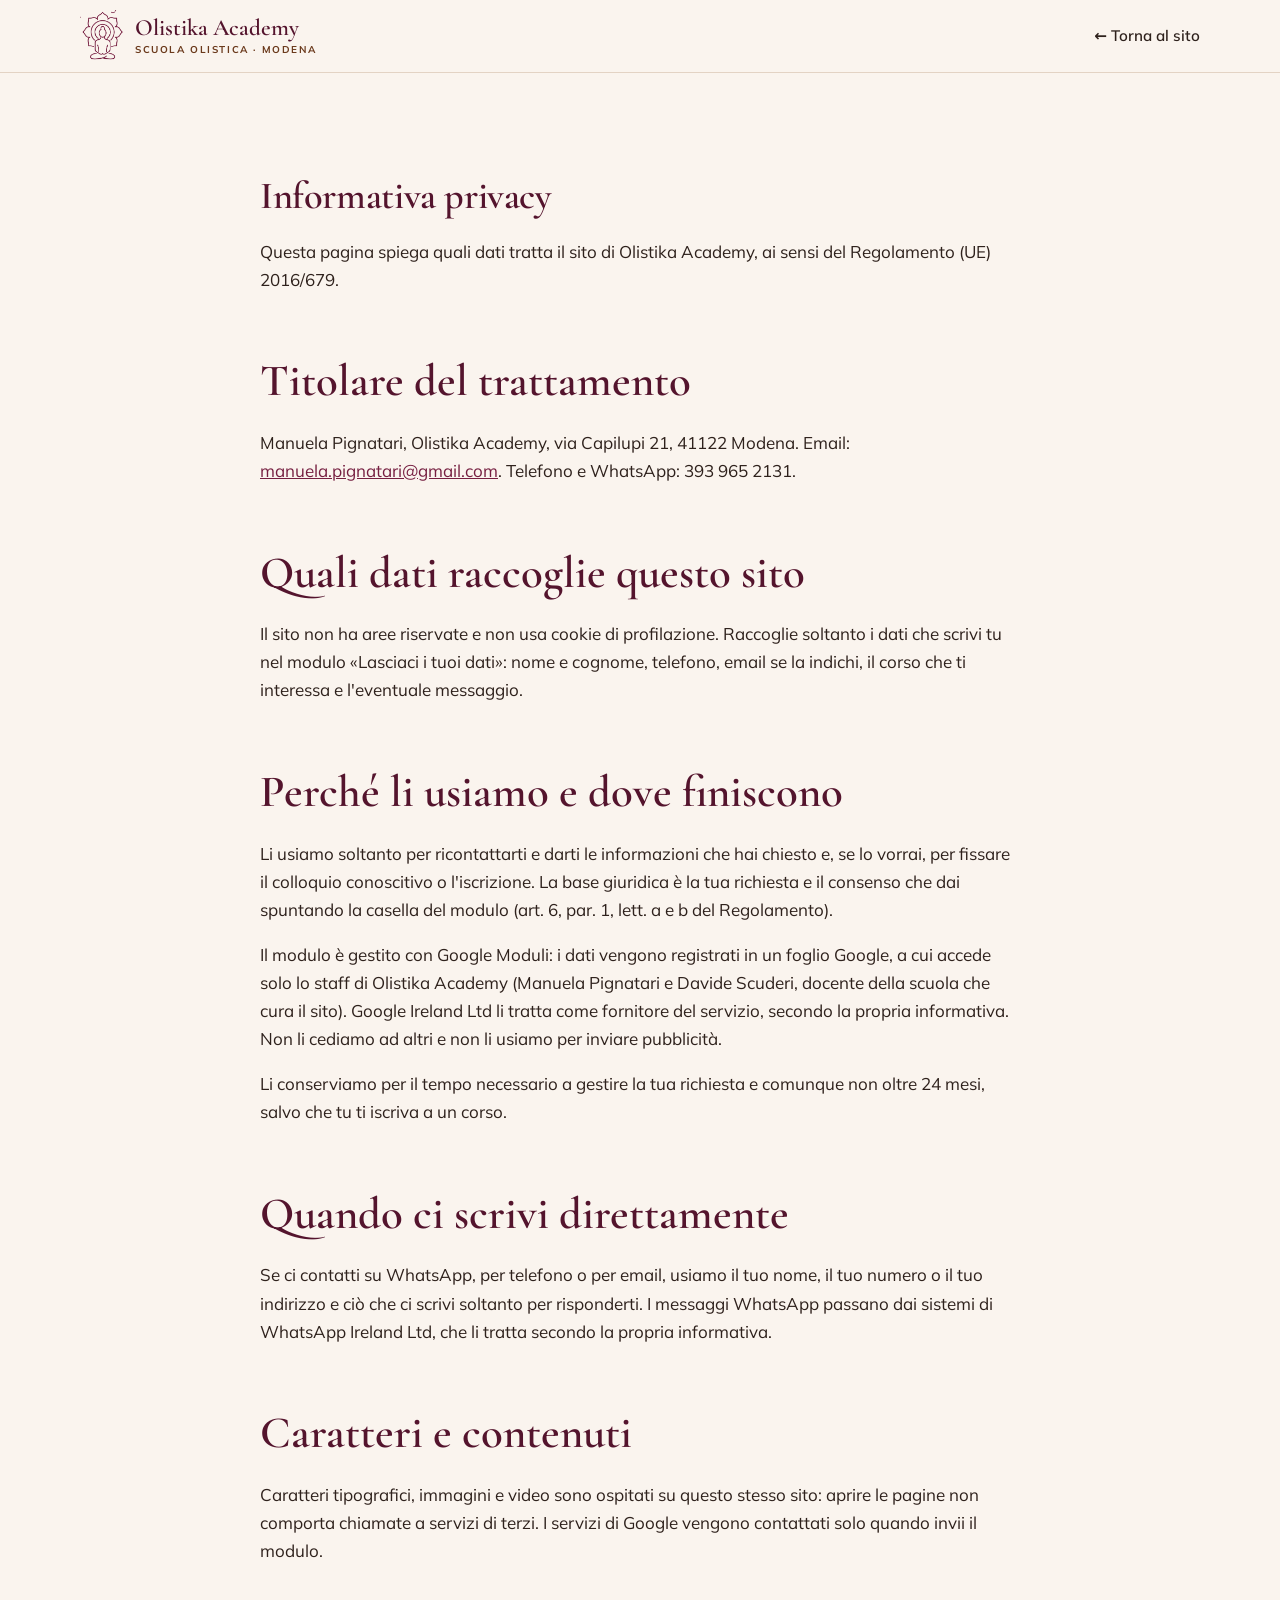
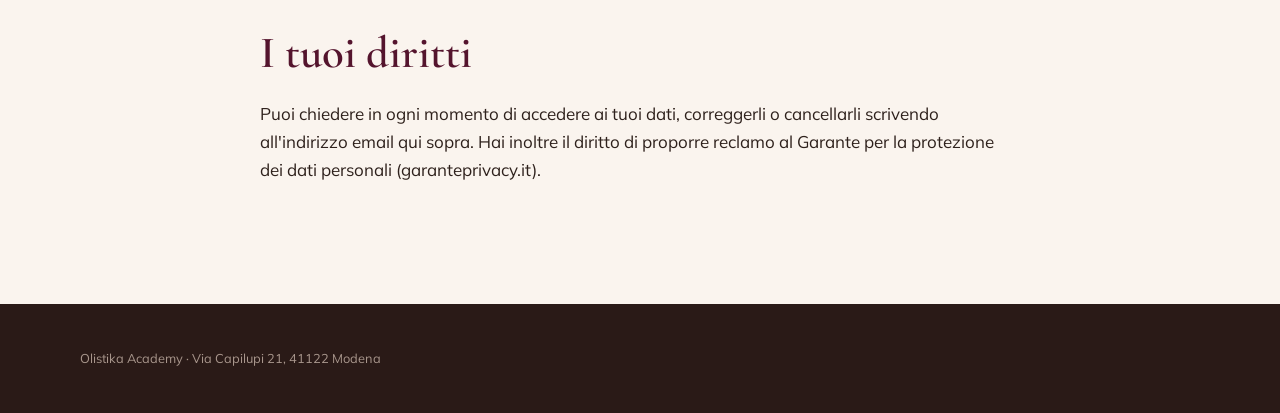
<file: privacy.html>
<!doctype html>
<html lang="it">
<head>
<meta charset="utf-8">
<meta name="viewport" content="width=device-width, initial-scale=1">
<title>Informativa privacy | Olistika Academy</title>
<meta name="robots" content="noindex">
<link rel="icon" href="img/favicon.png">
<link rel="stylesheet" href="css/style.css">
</head>
<body>
<header class="site-header">
  <div class="wrap">
    <a class="brand" href="index.html" aria-label="Olistika Academy, pagina iniziale">
      <img src="img/logo-mark.png" alt="" width="45" height="52">
      <span>Olistika Academy<small>Scuola olistica · Modena</small></span>
    </a>
    <nav class="nav" style="display:flex"><a href="index.html">← Torna al sito</a></nav>
  </div>
</header>
<main>
<section>
  <div class="narrow prose">
    <h1 style="font-size:2.4rem">Informativa privacy</h1>
    <p>Questa pagina spiega quali dati tratta il sito di Olistika Academy, ai sensi del Regolamento (UE) 2016/679.</p>

    <h2>Titolare del trattamento</h2>
    <p>Manuela Pignatari, Olistika Academy, via Capilupi 21, 41122 Modena. Email: <a href="mailto:manuela.pignatari@gmail.com">manuela.pignatari@gmail.com</a>. Telefono e WhatsApp: 393 965 2131.</p>

    <h2>Quali dati raccoglie questo sito</h2>
    <p>Il sito non ha aree riservate e non usa cookie di profilazione. Raccoglie soltanto i dati che scrivi tu nel modulo «Lasciaci i tuoi dati»: nome e cognome, telefono, email se la indichi, il corso che ti interessa e l'eventuale messaggio.</p>

    <h2>Perché li usiamo e dove finiscono</h2>
    <p>Li usiamo soltanto per ricontattarti e darti le informazioni che hai chiesto e, se lo vorrai, per fissare il colloquio conoscitivo o l'iscrizione. La base giuridica è la tua richiesta e il consenso che dai spuntando la casella del modulo (art. 6, par. 1, lett. a e b del Regolamento).</p>
    <p>Il modulo è gestito con Google Moduli: i dati vengono registrati in un foglio Google, a cui accede solo lo staff di Olistika Academy (Manuela Pignatari e Davide Scuderi, docente della scuola che cura il sito). Google Ireland Ltd li tratta come fornitore del servizio, secondo la propria informativa. Non li cediamo ad altri e non li usiamo per inviare pubblicità.</p>
    <p>Li conserviamo per il tempo necessario a gestire la tua richiesta e comunque non oltre 24 mesi, salvo che tu ti iscriva a un corso.</p>

    <h2>Quando ci scrivi direttamente</h2>
    <p>Se ci contatti su WhatsApp, per telefono o per email, usiamo il tuo nome, il tuo numero o il tuo indirizzo e ciò che ci scrivi soltanto per risponderti. I messaggi WhatsApp passano dai sistemi di WhatsApp Ireland Ltd, che li tratta secondo la propria informativa.</p>

    <h2>Caratteri e contenuti</h2>
    <p>Caratteri tipografici, immagini e video sono ospitati su questo stesso sito: aprire le pagine non comporta chiamate a servizi di terzi. I servizi di Google vengono contattati solo quando invii il modulo.</p>

    <h2>I tuoi diritti</h2>
    <p>Puoi chiedere in ogni momento di accedere ai tuoi dati, correggerli o cancellarli scrivendo all'indirizzo email qui sopra. Hai inoltre il diritto di proporre reclamo al Garante per la protezione dei dati personali (garanteprivacy.it).</p>
  </div>
</section>
</main>
<footer class="site-footer" style="padding-bottom:44px">
  <div class="wrap"><p class="legal" style="border:0;margin:0;padding:0">Olistika Academy · Via Capilupi 21, 41122 Modena</p></div>
</footer>
</body>
</html>
</file>
<file: css/style.css>
@import url('../fonts/fonts.css');

:root {
  --cream: #faf4ee;
  --sand: #f2e6d9;
  --rose: #ead5cb;
  --plum: #761f41;
  --plum-dark: #54142d;
  --brown: #6b3a1c;
  --ink: #2e211c;
  --muted: #6d5a50;
  --line: #e3d3c4;
  --white: #fffdfb;
  --wa: #1f8f4e;
  --serif: 'Cormorant Garamond', Georgia, 'Times New Roman', serif;
  --sans: 'Mulish', system-ui, -apple-system, 'Segoe UI', Roboto, sans-serif;
  --wrap: 1120px;
  --radius: 18px;
}

*, *::before, *::after { box-sizing: border-box; }
html { scroll-behavior: smooth; scroll-padding-top: 84px; -webkit-text-size-adjust: 100%; }
body {
  margin: 0;
  background: var(--cream);
  color: var(--ink);
  font-family: var(--sans);
  font-size: 17px;
  line-height: 1.65;
}
img, video { max-width: 100%; display: block; }
a { color: var(--plum); }
h1, h2, h3 { font-family: var(--serif); font-weight: 600; line-height: 1.12; margin: 0 0 .5em; color: var(--plum-dark); text-wrap: balance; }
h1 { font-size: clamp(2.3rem, 5.4vw, 3.9rem); letter-spacing: -.01em; }
h2 { font-size: clamp(1.9rem, 3.8vw, 2.8rem); }
h3 { font-size: 1.45rem; }
p { margin: 0 0 1em; }
.wrap { width: min(var(--wrap), 100% - 40px); margin-inline: auto; }
.narrow { width: min(760px, 100% - 40px); margin-inline: auto; }
section { padding: clamp(56px, 8vw, 104px) 0; }
.center { text-align: center; }
.lead { font-size: 1.15rem; color: var(--muted); max-width: 62ch; }
.center .lead { margin-inline: auto; }
.eyebrow {
  display: inline-block; font-size: .78rem; font-weight: 700; letter-spacing: .18em;
  text-transform: uppercase; color: var(--brown); margin-bottom: 14px;
}
.skip { position: absolute; left: -999px; }
.skip:focus { left: 12px; top: 12px; background: #fff; padding: 8px 12px; z-index: 100; }

/* Pulsanti */
.btn {
  display: inline-flex; align-items: center; justify-content: center; gap: 10px;
  padding: 15px 26px; border-radius: 999px; font-weight: 700; font-size: 1rem;
  text-decoration: none; border: 2px solid transparent; cursor: pointer;
  font-family: var(--sans); line-height: 1.2; transition: transform .15s, background .15s, box-shadow .15s;
}
.btn:hover { transform: translateY(-1px); }
.btn-primary { background: var(--plum); color: #fff; box-shadow: 0 8px 22px -10px rgba(118, 31, 65, .7); }
.btn-primary:hover { background: var(--plum-dark); }
.btn-wa { background: var(--wa); color: #fff; box-shadow: 0 8px 22px -10px rgba(31, 143, 78, .8); }
.btn-wa:hover { background: #17753f; }
.btn-ghost { border-color: var(--plum); color: var(--plum); background: transparent; }
.btn-ghost:hover { background: var(--plum); color: #fff; }
.btn svg { width: 20px; height: 20px; flex: none; }
.btn-row { display: flex; flex-wrap: wrap; gap: 12px; margin-top: 28px; }
.center .btn-row { justify-content: center; }

/* Testata */
.site-header {
  position: sticky; top: 0; z-index: 50; background: rgba(250, 244, 238, .93);
  backdrop-filter: blur(10px); border-bottom: 1px solid var(--line);
}
.site-header .wrap { display: flex; align-items: center; justify-content: space-between; gap: 18px; height: 72px; }
.brand { display: flex; align-items: center; gap: 10px; text-decoration: none; color: var(--plum-dark); }
.brand img { width: 45px; height: 52px; object-fit: contain; }
.brand span { font-family: var(--serif); font-size: 1.45rem; font-weight: 600; line-height: 1; }
.brand small { display: block; font-family: var(--sans); font-size: .62rem; letter-spacing: .16em; text-transform: uppercase; color: var(--brown); margin-top: 4px; font-weight: 700; }
.nav { display: flex; align-items: center; gap: 24px; }
.nav a:not(.btn) { color: var(--ink); text-decoration: none; font-size: .95rem; font-weight: 600; }
.nav a:not(.btn):hover { color: var(--plum); }
.nav .btn { padding: 10px 18px; font-size: .92rem; }
.nav-toggle { display: none; background: none; border: 0; padding: 8px; cursor: pointer; color: var(--plum-dark); }
.nav-toggle svg { width: 28px; height: 28px; }

/* Hero */
.hero { padding: clamp(36px, 6vw, 80px) 0 clamp(56px, 7vw, 96px); position: relative; overflow: hidden; }
.hero::before {
  content: ''; position: absolute; right: -180px; top: -220px; width: 720px; height: 720px;
  border-radius: 50%; background: radial-gradient(circle, var(--rose) 0%, rgba(234, 213, 203, 0) 68%); z-index: 0;
}
.hero .wrap { position: relative; z-index: 1; display: grid; grid-template-columns: 1.08fr .92fr; gap: clamp(28px, 5vw, 64px); align-items: center; }
.hero h1 em { font-style: italic; color: var(--plum); font-weight: 500; }
.hero-sub { font-size: 1.2rem; color: var(--muted); max-width: 54ch; }
.chips { display: flex; flex-wrap: wrap; gap: 8px 10px; list-style: none; padding: 0; margin: 26px 0 0; }
.chips li { background: var(--white); border: 1px solid var(--line); border-radius: 999px; padding: 7px 14px; font-size: .88rem; font-weight: 600; color: var(--brown); }
.hero-media { position: relative; }
.hero-media .arch { border-radius: 260px 260px var(--radius) var(--radius); overflow: hidden; aspect-ratio: 4 / 5; box-shadow: 0 30px 60px -30px rgba(84, 20, 45, .45); background: var(--sand); }
.hero-media .arch img { width: 100%; height: 100%; object-fit: cover; }
.hero-media .seal {
  position: absolute; left: -34px; bottom: 26px; width: 150px; height: 150px; border-radius: 50%;
  background: var(--white); box-shadow: 0 14px 34px -14px rgba(84, 20, 45, .5); display: grid; place-items: center;
}
.hero-media .seal img { width: 118px; height: 118px; object-fit: contain; }

/* Fascia manifesto */
.manifesto { background: var(--plum-dark); color: #f6e9e2; }
.manifesto .wrap { display: grid; grid-template-columns: 300px 1fr; gap: clamp(28px, 6vw, 80px); align-items: center; }
.manifesto h2 { color: #fff; font-weight: 500; font-size: clamp(2.1rem, 4.4vw, 3.3rem); }
.manifesto h2 em { color: #f0c9b8; }
.manifesto p { color: #e9d6cd; font-size: 1.12rem; max-width: 56ch; }
.manifesto .eyebrow { color: #f0c9b8; }
.reel { border-radius: var(--radius); overflow: hidden; aspect-ratio: 9 / 16; background: #000; box-shadow: 0 30px 60px -30px rgba(0, 0, 0, .7); }
.reel video { width: 100%; height: 100%; object-fit: cover; }

/* Griglie e schede */
.grid { display: grid; gap: 22px; margin-top: 40px; }
.g3 { grid-template-columns: repeat(3, 1fr); }
.g4 { grid-template-columns: repeat(4, 1fr); }
.g2 { grid-template-columns: repeat(2, 1fr); }
.card { background: var(--white); border: 1px solid var(--line); border-radius: var(--radius); padding: 28px 26px; text-align: left; }
.card h3 { margin-bottom: .35em; }
.card p:last-child { margin-bottom: 0; }
.card p { color: var(--muted); font-size: .98rem; }
.card .more { display: inline-block; margin-top: 12px; font-weight: 700; text-decoration: none; font-size: .95rem; }
.card .more:hover { text-decoration: underline; }
.card.hl { background: var(--plum); border-color: var(--plum); }
.card.hl h3, .card.hl p { color: #fff; }
.card.hl .tag { background: rgba(255, 255, 255, .18); color: #fff; }
.tag { display: inline-block; background: var(--sand); color: var(--brown); font-size: .72rem; font-weight: 800; letter-spacing: .12em; text-transform: uppercase; padding: 4px 10px; border-radius: 999px; margin-bottom: 14px; }
.alt { background: var(--sand); }
.alt .card { border-color: #e0cdbb; }

/* Passi */
.steps { counter-reset: s; }
.step { position: relative; padding-top: 30px; }
.step .num { font-family: var(--serif); font-size: 3.2rem; line-height: 1; color: var(--rose); font-weight: 600; display: block; margin-bottom: 4px; -webkit-text-stroke: 1px var(--plum); color: transparent; }
.step h3 { font-size: 1.7rem; letter-spacing: .04em; text-transform: uppercase; font-weight: 600; }
.step .sub { font-weight: 700; color: var(--brown); margin-bottom: .4em; }

/* Due colonne testo + immagine */
.split { display: grid; grid-template-columns: 1fr 1fr; gap: clamp(28px, 6vw, 72px); align-items: center; }
.split.rev > :first-child { order: 2; }
.photo { border-radius: var(--radius); overflow: hidden; box-shadow: 0 26px 50px -30px rgba(84, 20, 45, .5); }
.photo img { width: 100%; height: 100%; object-fit: cover; }
.photo.round { border-radius: 50%; aspect-ratio: 1; }
.photo.tall { aspect-ratio: 4 / 5; }
.checks { list-style: none; padding: 0; margin: 20px 0 0; }
.checks li { position: relative; padding: 0 0 12px 34px; }
.checks li::before {
  content: ''; position: absolute; left: 0; top: 4px; width: 22px; height: 22px; border-radius: 50%;
  background: var(--plum) url("data:image/svg+xml,%3Csvg xmlns='http://www.w3.org/2000/svg' viewBox='0 0 24 24' fill='none' stroke='white' stroke-width='3' stroke-linecap='round' stroke-linejoin='round'%3E%3Cpath d='M5 12.5l4.5 4.5L19 7.5'/%3E%3C/svg%3E") center / 14px no-repeat;
}
.checks strong { color: var(--plum-dark); }

/* Confronto figure */
.compare .card { text-align: center; }
.compare .card .who { font-family: var(--serif); font-size: 1.6rem; color: var(--plum-dark); font-weight: 600; display: block; }

/* Testimonianze */
.testi { display: grid; grid-template-columns: 300px 1fr; gap: clamp(28px, 6vw, 72px); align-items: center; }
blockquote { margin: 0; }
blockquote p { font-family: var(--serif); font-size: clamp(1.5rem, 3vw, 2.1rem); line-height: 1.3; color: var(--plum-dark); font-style: italic; }
blockquote footer { font-size: .95rem; color: var(--muted); font-weight: 600; }
.gallery { margin: 44px auto 0; max-width: 860px; }
.gallery figure { margin: 0; border-radius: var(--radius); overflow: hidden; position: relative; }
.gallery img { width: 100%; height: 100%; object-fit: cover; aspect-ratio: 3 / 2; object-position: 50% 30%; }
.gallery figcaption { position: absolute; left: 0; right: 0; bottom: 0; padding: 30px 16px 12px; color: #fff; font-size: .88rem; font-weight: 600; background: linear-gradient(transparent, rgba(46, 33, 28, .78)); }

/* FAQ */
.faq { margin-top: 34px; text-align: left; }
.faq details { border-bottom: 1px solid var(--line); }
.faq summary { cursor: pointer; list-style: none; padding: 20px 44px 20px 0; position: relative; font-family: var(--serif); font-size: 1.4rem; font-weight: 600; color: var(--plum-dark); line-height: 1.25; }
.faq summary::-webkit-details-marker { display: none; }
.faq summary::after { content: '+'; position: absolute; right: 6px; top: 14px; font-size: 1.9rem; font-family: var(--sans); font-weight: 400; color: var(--plum); transition: transform .2s; }
.faq details[open] summary::after { transform: rotate(45deg); }
.faq details > div { padding: 0 0 22px; color: var(--muted); max-width: 68ch; }

/* Contatti */
.contact { background: var(--plum-dark); color: #f6e9e2; }
.contact h2 { color: #fff; }
.contact .lead { color: #e9d6cd; }
.contact .eyebrow { color: #f0c9b8; }
.contact .split { align-items: start; }
.contact-list { list-style: none; padding: 0; margin: 26px 0 0; }
.contact-list li { margin-bottom: 14px; display: flex; gap: 12px; align-items: baseline; }
.contact-list span { font-size: .75rem; letter-spacing: .14em; text-transform: uppercase; color: #f0c9b8; font-weight: 700; min-width: 84px; }
.contact-list a { color: #fff; font-weight: 700; font-size: 1.1rem; text-decoration: none; border-bottom: 1px solid rgba(255, 255, 255, .35); }
.form { background: var(--white); color: var(--ink); border-radius: var(--radius); padding: clamp(22px, 4vw, 34px); }
.form h3 { font-size: 1.6rem; }
.form label { display: block; font-size: .85rem; font-weight: 700; margin: 14px 0 6px; color: var(--plum-dark); }
.form input, .form select, .form textarea {
  width: 100%; padding: 13px 14px; border: 1px solid #d9c6b6; border-radius: 10px; font: inherit; font-size: 1rem; background: #fff; color: var(--ink);
}
.form input:focus, .form select:focus, .form textarea:focus { outline: 2px solid var(--plum); outline-offset: 1px; border-color: var(--plum); }
.form .btn { width: 100%; margin-top: 18px; }
.form h3 { margin-bottom: .15em; }
.form .form-sub { color: var(--muted); font-size: .95rem; margin: 0; }
.form .row2 { display: grid; grid-template-columns: 1fr 1fr; gap: 0 14px; }
.form .hp { position: absolute; left: -9999px; width: 1px; height: 1px; opacity: 0; }
.form label.consenso { display: flex; gap: 10px; align-items: flex-start; font-weight: 400; font-size: .86rem; color: var(--muted); margin-top: 16px; line-height: 1.45; }
.form label.consenso input { width: 18px; height: 18px; margin: 2px 0 0; flex: none; accent-color: var(--plum); }
.form .btn-link { display: block; width: 100%; margin-top: 12px; background: none; border: 0; padding: 6px; font: inherit; font-size: .92rem; font-weight: 700; color: var(--wa); cursor: pointer; text-decoration: underline; }
.form .form-esito { margin: 14px 0 0; padding: 14px 16px; border-radius: 10px; background: #f6ece4; color: var(--plum-dark); font-weight: 700; }
.form.inviato .campi { display: none; }
.form.inviato .form-esito { background: #e8f3ec; color: #17603a; font-size: 1.05rem; }

/* Banda CTA */
.cta-band { text-align: center; background: var(--rose); }
.cta-band h2 { max-width: 20ch; margin-inline: auto; }

/* Piè di pagina */
.site-footer { background: #2a1a17; color: #cdbdb4; padding: 44px 0 100px; font-size: .9rem; }
.site-footer .wrap { display: grid; grid-template-columns: 1.3fr 1fr 1fr; gap: 32px; }
.site-footer h4 { color: #fff; font-family: var(--serif); font-size: 1.25rem; margin: 0 0 10px; font-weight: 600; }
.site-footer a { color: #f0d9cd; text-decoration: none; }
.site-footer a:hover { text-decoration: underline; }
.site-footer ul { list-style: none; padding: 0; margin: 0; }
.site-footer li { margin-bottom: 6px; }
.legal { border-top: 1px solid rgba(255, 255, 255, .12); margin-top: 30px; padding-top: 20px; font-size: .8rem; color: #a8968c; grid-column: 1 / -1; }

/* Barra fissa su telefono */
.sticky-cta { display: none; }

/* Pagine di atterraggio */
.lp-hero .wrap { grid-template-columns: 1.1fr .9fr; }
.kicker-list { display: grid; grid-template-columns: repeat(3, 1fr); gap: 18px; margin-top: 40px; }
.kicker-list div { border-top: 2px solid var(--plum); padding-top: 14px; }
.kicker-list strong { display: block; font-family: var(--serif); font-size: 1.5rem; color: var(--plum-dark); line-height: 1.15; }
.kicker-list span { color: var(--muted); font-size: .95rem; }
.kicker-list.k4 { grid-template-columns: repeat(4, 1fr); margin-top: 0; }
.kicker-list.k4 strong { font-size: 2.2rem; }

/* Calendario e moduli */
.cal { list-style: none; padding: 0; margin: 36px 0 0; background: var(--white); border: 1px solid var(--line); border-radius: var(--radius); overflow: hidden; text-align: left; }
.cal li { display: grid; grid-template-columns: 210px 1fr auto; gap: 4px 22px; padding: 15px 24px; border-bottom: 1px solid var(--line); align-items: baseline; }
.cal li:last-child { border-bottom: 0; }
.cal .when { font-weight: 800; color: var(--plum); font-size: .82rem; letter-spacing: .08em; text-transform: uppercase; }
.cal .what { font-family: var(--serif); font-size: 1.32rem; font-weight: 600; color: var(--plum-dark); line-height: 1.2; }
.cal .who { color: var(--muted); font-size: .9rem; text-align: right; }
.cal li.first { background: #fbeee6; }
.cal-note { font-size: .92rem; color: var(--muted); margin-top: 16px; }
.modlist { list-style: none; padding: 0; margin: 36px 0 0; display: grid; grid-template-columns: 1fr 1fr; gap: 14px 22px; text-align: left; }
.modlist li { background: var(--white); border: 1px solid var(--line); border-radius: 14px; padding: 16px 20px; }
.modlist strong { display: block; font-family: var(--serif); font-size: 1.28rem; color: var(--plum-dark); line-height: 1.2; }
.modlist span { color: var(--muted); font-size: .9rem; }
.aside { background: var(--white); border: 1px dashed #cdb5a2; border-radius: var(--radius); padding: 22px 26px; margin-top: 22px; text-align: left; }
.aside h3 { font-size: 1.3rem; margin-bottom: .3em; }
.aside p { color: var(--muted); font-size: .96rem; margin-bottom: .4em; }

/* Costi */
.price { display: grid; grid-template-columns: 1fr 1fr; gap: 0; background: var(--white); border: 1px solid var(--line); border-radius: var(--radius); overflow: hidden; margin-top: 36px; text-align: left; }
.price > div { padding: clamp(24px, 4vw, 40px); }
.price .big { background: var(--plum); color: #fff; }
.price .big .n { font-family: var(--serif); font-size: clamp(3rem, 7vw, 4.4rem); font-weight: 600; line-height: 1; display: block; }
.price .big .u { font-size: 1.05rem; font-weight: 700; display: block; margin-top: 8px; }
.price .big p { color: #f1dcd3; margin: 16px 0 0; font-size: .98rem; }
.price h3 { margin-bottom: .6em; }
.price .checks { margin-top: 0; }

.prose h2 { margin-top: 1.4em; }
.prose h2:first-child { margin-top: 0; }

@media (max-width: 960px) {
  .g4 { grid-template-columns: repeat(2, 1fr); }
  .g3 { grid-template-columns: repeat(2, 1fr); }
  .nav { display: none; position: absolute; top: 72px; left: 0; right: 0; background: var(--cream); flex-direction: column; align-items: stretch; gap: 0; padding: 8px 20px 20px; border-bottom: 1px solid var(--line); }
  .nav.open { display: flex; }
  .nav a:not(.btn) { padding: 13px 0; border-bottom: 1px solid var(--line); }
  .nav .btn { margin-top: 14px; padding: 14px; }
  .nav-toggle { display: block; }
}
@media (max-width: 760px) {
  body { font-size: 16.5px; }
  .hero .wrap, .lp-hero .wrap, .split, .manifesto .wrap, .testi { grid-template-columns: 1fr; }
  .split.rev > :first-child { order: 0; }
  .hero-media { max-width: 420px; margin-inline: auto; width: 100%; }
  .hero-media .seal { left: -6px; width: 110px; height: 110px; bottom: 14px; }
  .hero-media .seal img { width: 86px; height: 86px; }
  .reel { max-width: 300px; margin-inline: auto; width: 100%; }
  .g2, .g3, .kicker-list, .modlist, .price { grid-template-columns: 1fr; }
  .kicker-list.k4 { grid-template-columns: 1fr 1fr; }
  .cal li { grid-template-columns: 1fr; padding: 14px 18px; }
  .cal .who { text-align: left; }
  .site-footer .wrap { grid-template-columns: 1fr; }
  .btn-row .btn { width: 100%; }
  .form .row2 { grid-template-columns: 1fr; }
  .sticky-cta {
    display: flex; position: fixed; left: 0; right: 0; bottom: 0; z-index: 60; gap: 10px;
    padding: 10px 12px calc(10px + env(safe-area-inset-bottom)); background: rgba(250, 244, 238, .97);
    border-top: 1px solid var(--line); box-shadow: 0 -8px 24px -14px rgba(46, 33, 28, .4);
  }
  .sticky-cta .btn { flex: 1; padding: 13px 10px; font-size: .95rem; }
}
@media (max-width: 460px) {
  .g4 { grid-template-columns: 1fr; }
  .brand small { display: none; }
}
@media (prefers-reduced-motion: reduce) {
  html { scroll-behavior: auto; }
  .btn { transition: none; }
}
</file>
